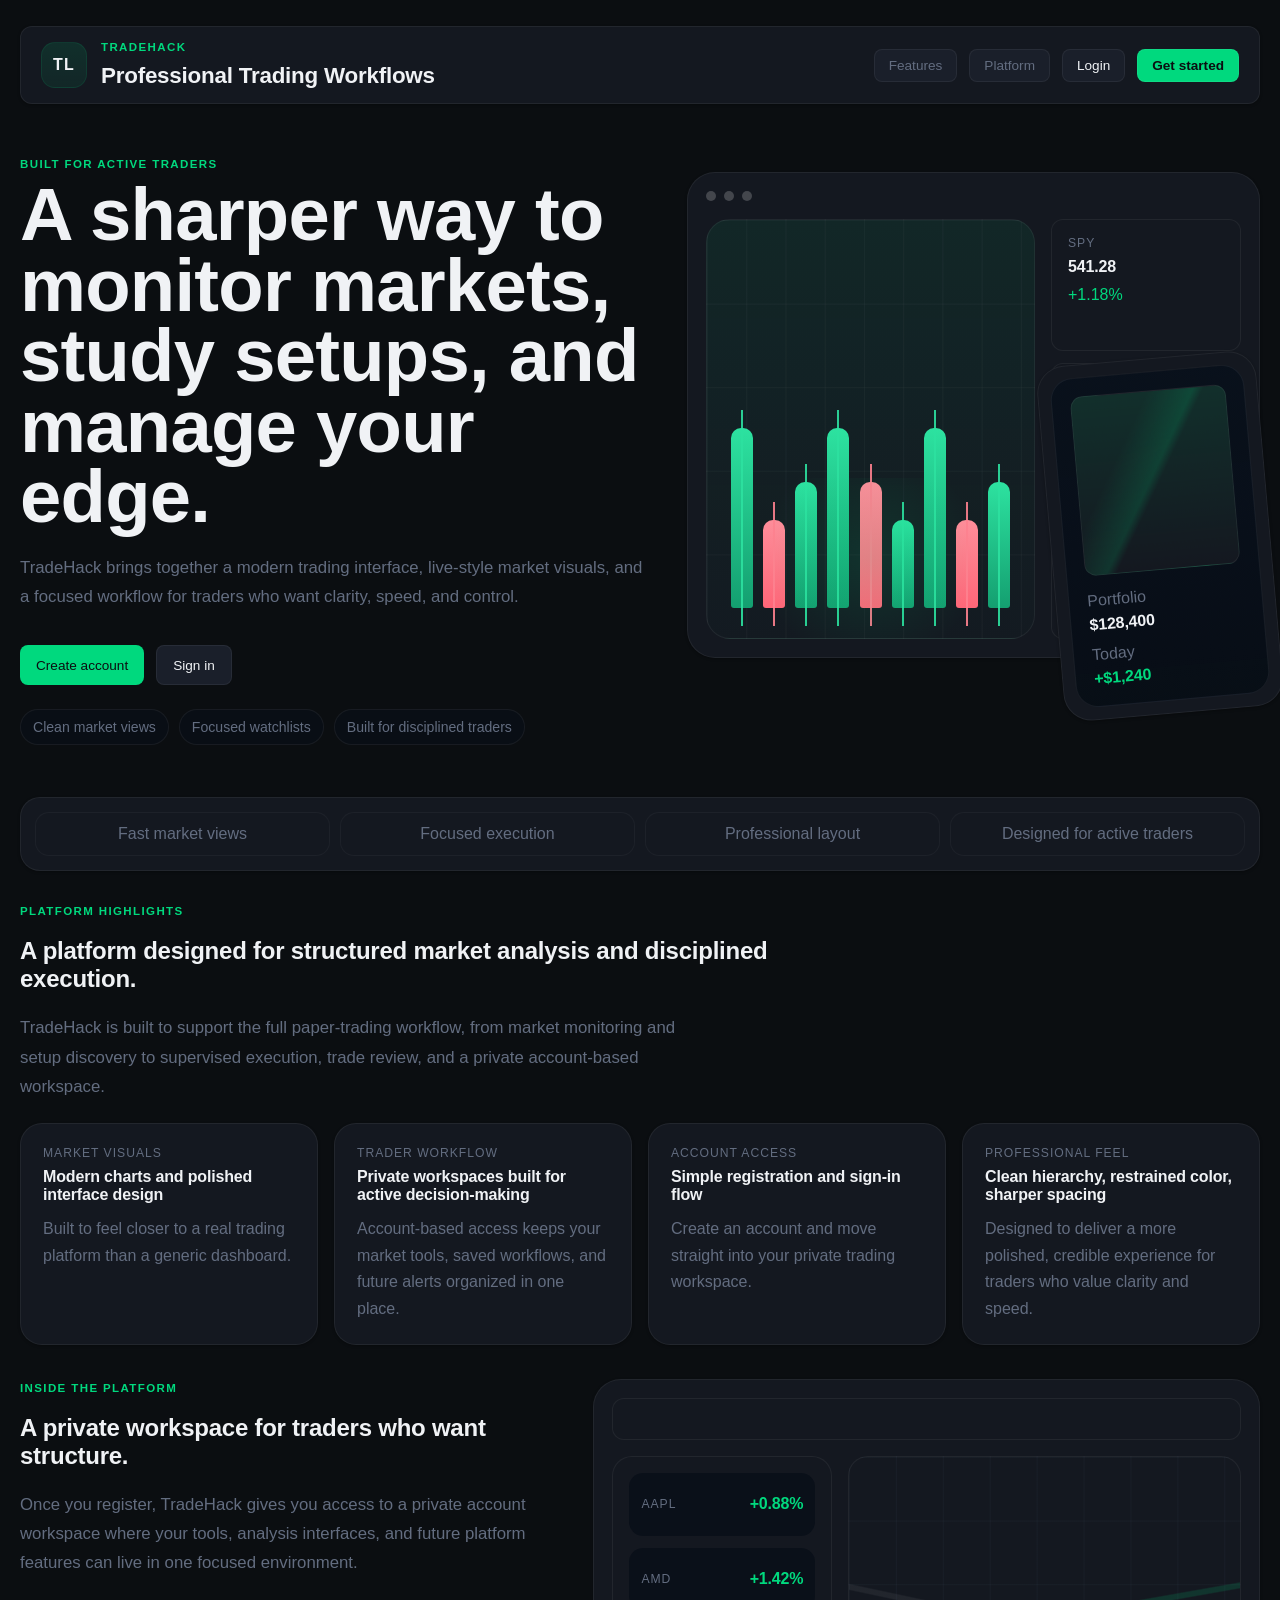
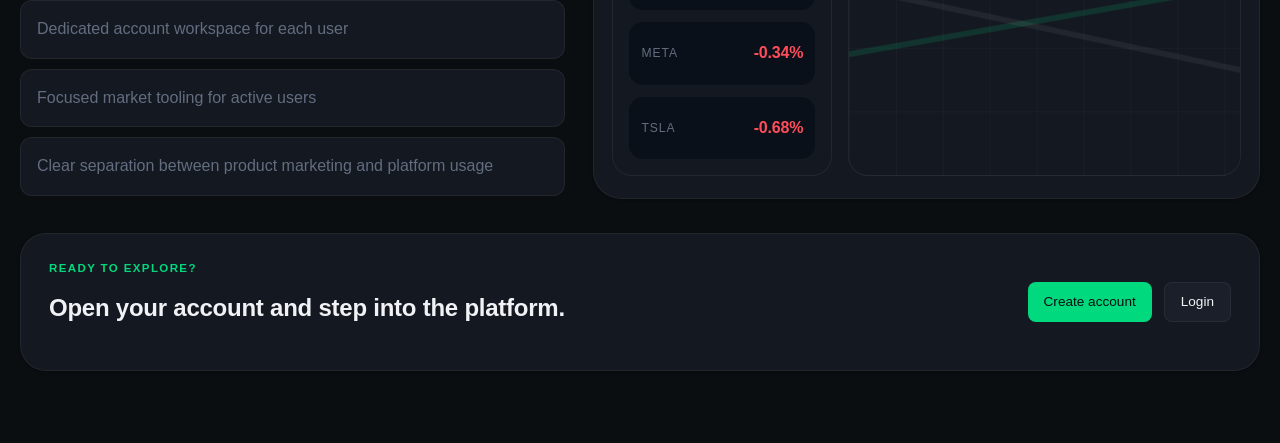
<file: Frontend/index.html>
<!DOCTYPE html>
<html lang="en">
  <head>
    <meta charset="UTF-8" />
    <meta name="viewport" content="width=device-width, initial-scale=1.0" />
    <title>TradeHack</title>
    <link rel="stylesheet" href="./styles.css?v=3" />
  </head>
  <body class="landing-body">
    <div class="background-grid"></div>
    <main class="landing-shell">
      <header class="landing-nav">
        <div class="brand-wrap">
          <div class="brand-mark">TL</div>
          <div>
            <p class="eyebrow">TradeHack</p>
            <h1 class="brand-title">Professional Trading Workflows</h1>
          </div>
        </div>
        <nav class="topbar-actions">
          <a class="nav-link muted-nav" href="#features">Features</a>
          <a class="nav-link muted-nav" href="#platform">Platform</a>
          <a class="nav-link" href="./login.html">Login</a>
          <a class="nav-link nav-link-primary" href="./register.html">Get started</a>
        </nav>
      </header>

      <section class="landing-hero">
        <div class="landing-copy">
          <p class="eyebrow">Built for active traders</p>
          <h2 class="landing-title">A sharper way to monitor markets, study setups, and manage your edge.</h2>
          <p class="landing-intro">
            TradeHack brings together a modern trading interface, live-style market visuals, and a
            focused workflow for traders who want clarity, speed, and control.
          </p>
          <div class="hero-actions">
            <a class="hero-button" href="./register.html">Create account</a>
            <a class="hero-button secondary-hero-button" href="./login.html">Sign in</a>
          </div>
          <div class="hero-badges">
            <span class="hero-badge">Clean market views</span>
            <span class="hero-badge">Focused watchlists</span>
            <span class="hero-badge">Built for disciplined traders</span>
          </div>
        </div>

        <div class="hero-visual">
          <div class="hero-terminal">
            <div class="terminal-top">
              <span class="terminal-dot"></span>
              <span class="terminal-dot"></span>
              <span class="terminal-dot"></span>
            </div>
            <div class="terminal-grid">
              <div class="terminal-chart">
                <div class="candles">
                  <span class="candle green tall"></span>
                  <span class="candle red short"></span>
                  <span class="candle green medium"></span>
                  <span class="candle green tall"></span>
                  <span class="candle red medium"></span>
                  <span class="candle green short"></span>
                  <span class="candle green tall"></span>
                  <span class="candle red short"></span>
                  <span class="candle green medium"></span>
                </div>
                <div class="chart-glow"></div>
              </div>
              <div class="terminal-side">
                <div class="mini-book">
                  <span>SPY</span>
                  <strong>541.28</strong>
                  <em class="positive">+1.18%</em>
                </div>
                <div class="mini-book">
                  <span>QQQ</span>
                  <strong>468.14</strong>
                  <em class="positive">+0.92%</em>
                </div>
                <div class="mini-book">
                  <span>NVDA</span>
                  <strong>124.52</strong>
                  <em class="positive">+2.47%</em>
                </div>
              </div>
            </div>
          </div>

          <div class="floating-phone">
            <div class="phone-screen">
              <div class="phone-chart"></div>
              <div class="phone-stats">
                <div>
                  <span>Portfolio</span>
                  <strong>$128,400</strong>
                </div>
                <div>
                  <span>Today</span>
                  <strong class="positive">+$1,240</strong>
                </div>
              </div>
            </div>
          </div>
        </div>
      </section>

      <section class="logo-strip">
        <span>Fast market views</span>
        <span>Focused execution</span>
        <span>Professional layout</span>
        <span>Designed for active traders</span>
      </section>

      <section class="feature-section" id="features">
        <div class="section-intro">
          <p class="eyebrow">Platform highlights</p>
          <h2>A platform designed for structured market analysis and disciplined execution.</h2>
          <p class="landing-intro">
            TradeHack is built to support the full paper-trading workflow, from market monitoring and
            setup discovery to supervised execution, trade review, and a private account-based workspace.
          </p>
        </div>

        <div class="feature-grid">
          <article class="feature-card">
            <span>Market visuals</span>
            <strong>Modern charts and polished interface design</strong>
            <p>Built to feel closer to a real trading platform than a generic dashboard.</p>
          </article>
          <article class="feature-card">
            <span>Trader workflow</span>
            <strong>Private workspaces built for active decision-making</strong>
            <p>Account-based access keeps your market tools, saved workflows, and future alerts organized in one place.</p>
          </article>
          <article class="feature-card">
            <span>Account access</span>
            <strong>Simple registration and sign-in flow</strong>
            <p>Create an account and move straight into your private trading workspace.</p>
          </article>
          <article class="feature-card">
            <span>Professional feel</span>
            <strong>Clean hierarchy, restrained color, sharper spacing</strong>
            <p>Designed to deliver a more polished, credible experience for traders who value clarity and speed.</p>
          </article>
        </div>
      </section>

      <section class="platform-section" id="platform">
        <div class="platform-copy">
          <p class="eyebrow">Inside the platform</p>
          <h2>A private workspace for traders who want structure.</h2>
          <p class="landing-intro">
            Once you register, TradeHack gives you access to a private account workspace where your
            tools, analysis interfaces, and future platform features can live in one focused environment.
          </p>
          <ul class="platform-list">
            <li>Dedicated account workspace for each user</li>
            <li>Focused market tooling for active users</li>
            <li>Clear separation between product marketing and platform usage</li>
          </ul>
        </div>

        <div class="platform-visual">
          <div class="platform-window">
            <div class="window-bar"></div>
            <div class="window-content">
              <div class="window-watchlist">
                <div class="watch-row"><span>AAPL</span><strong class="positive">+0.88%</strong></div>
                <div class="watch-row"><span>AMD</span><strong class="positive">+1.42%</strong></div>
                <div class="watch-row"><span>META</span><strong class="negative">-0.34%</strong></div>
                <div class="watch-row"><span>TSLA</span><strong class="negative">-0.68%</strong></div>
              </div>
              <div class="window-chart">
                <div class="window-line window-line-one"></div>
                <div class="window-line window-line-two"></div>
              </div>
            </div>
          </div>
        </div>
      </section>

      <section class="cta-section">
        <div>
          <p class="eyebrow">Ready to explore?</p>
          <h2>Open your account and step into the platform.</h2>
        </div>
        <div class="hero-actions">
          <a class="hero-button" href="./register.html">Create account</a>
          <a class="hero-button secondary-hero-button" href="./login.html">Login</a>
        </div>
      </section>
    </main>
  </body>
</html>
</file>
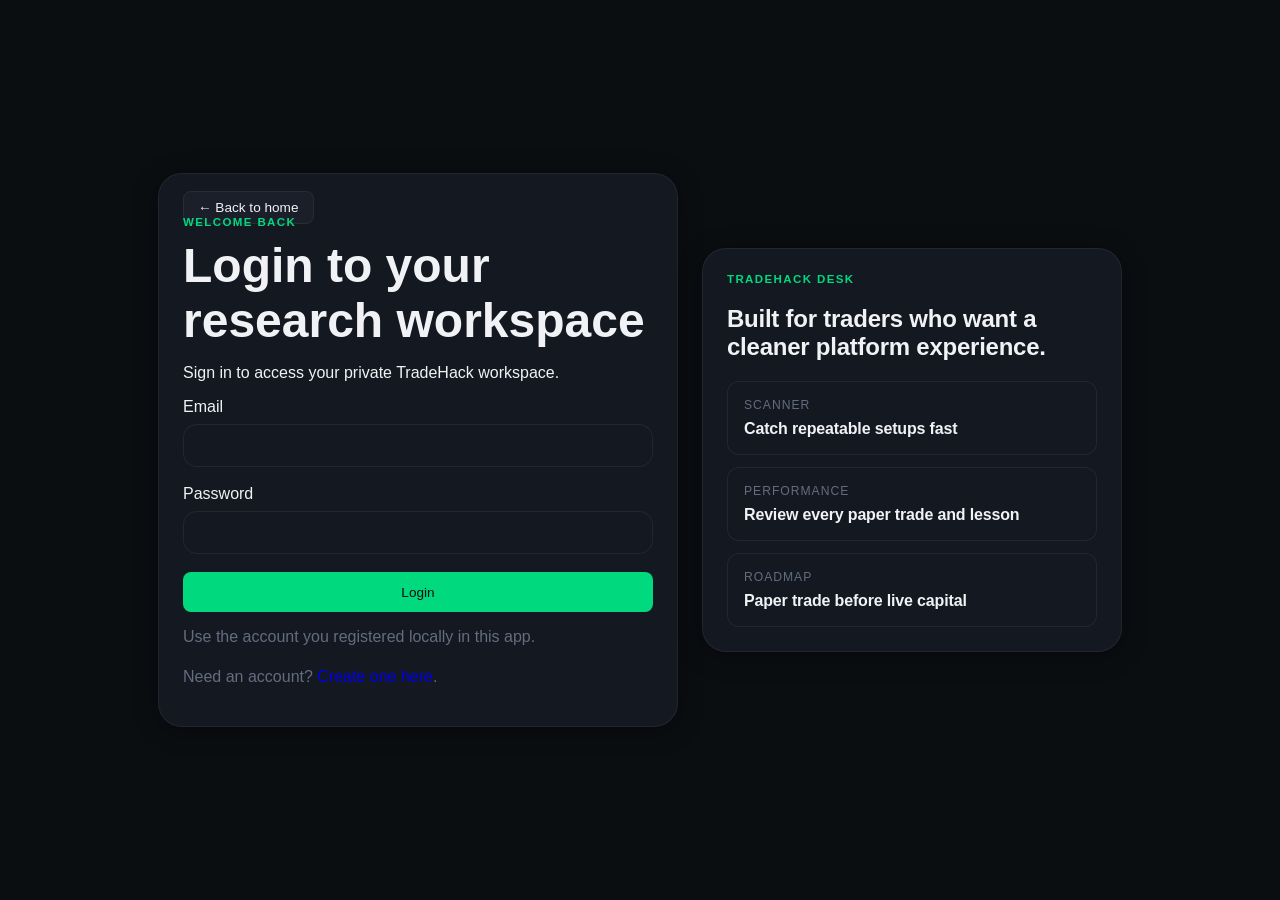
<file: Frontend/login.html>
<!DOCTYPE html>
<html lang="en">
  <head>
    <meta charset="UTF-8" />
    <meta name="viewport" content="width=device-width, initial-scale=1.0" />
    <title>TradeHack Login</title>
    <link rel="stylesheet" href="./styles.css?v=3" />
  </head>
  <body>
    <div class="background-grid"></div>
    <main class="auth-shell">
      <section class="auth-panel panel">
        <a class="back-link" href="./index.html">← Back to home</a>
        <p class="eyebrow">Welcome Back</p>
        <h1 class="auth-title">Login to your research workspace</h1>
        <p class="intro">
          Sign in to access your private TradeHack workspace.
        </p>

        <form id="login-form" class="auth-form">
          <label>
            <span>Email</span>
            <input id="email" type="email" autocomplete="email" required />
          </label>
          <label>
            <span>Password</span>
            <input id="password" type="password" autocomplete="current-password" required />
          </label>
          <button type="submit" id="login-submit">Login</button>
        </form>

        <p id="auth-status" class="auth-status muted-copy">Use the account you registered locally in this app.</p>
        <p class="muted-copy">Need an account? <a class="inline-link" href="./register.html">Create one here</a>.</p>
      </section>
      <section class="auth-side panel">
        <p class="eyebrow">TradeHack Desk</p>
        <h2>Built for traders who want a cleaner platform experience.</h2>
        <div class="auth-feature-list">
          <div class="auth-feature">
            <span>Scanner</span>
            <strong>Catch repeatable setups fast</strong>
          </div>
          <div class="auth-feature">
            <span>Performance</span>
            <strong>Review every paper trade and lesson</strong>
          </div>
          <div class="auth-feature">
            <span>Roadmap</span>
            <strong>Paper trade before live capital</strong>
          </div>
        </div>
      </section>
    </main>
    <script src="./auth.js" type="module"></script>
  </body>
</html>
</file>
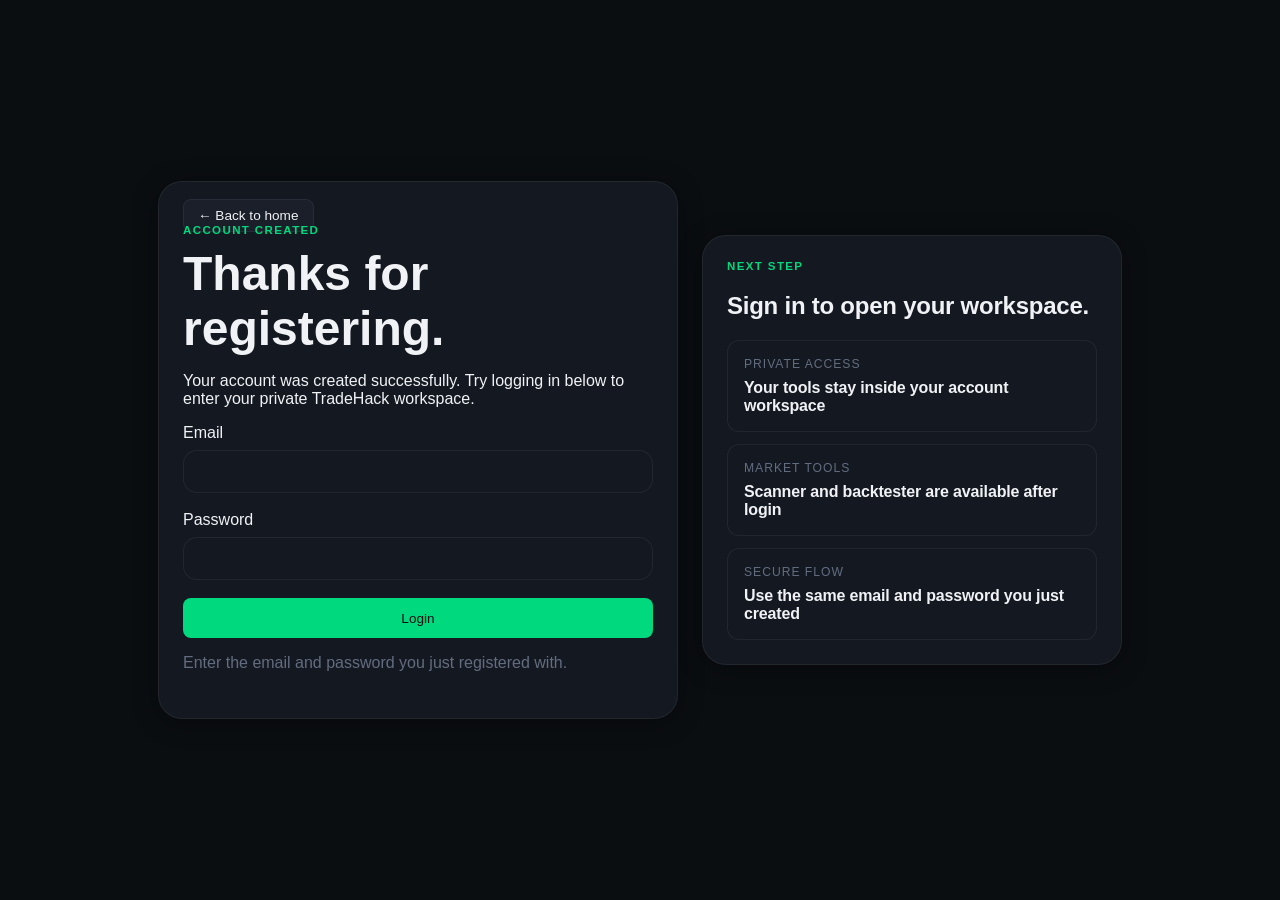
<file: Frontend/register-success.html>
<!DOCTYPE html>
<html lang="en">
  <head>
    <meta charset="UTF-8" />
    <meta name="viewport" content="width=device-width, initial-scale=1.0" />
    <title>TradeHack Registration Complete</title>
    <link rel="stylesheet" href="./styles.css?v=3" />
  </head>
  <body>
    <div class="background-grid"></div>
    <main class="auth-shell">
      <section class="auth-panel panel">
        <a class="back-link" href="./index.html">← Back to home</a>
        <p class="eyebrow">Account Created</p>
        <h1 class="auth-title">Thanks for registering.</h1>
        <p class="intro">
          Your account was created successfully. Try logging in below to enter your private TradeHack workspace.
        </p>

        <form id="login-form" class="auth-form">
          <label>
            <span>Email</span>
            <input id="email" type="email" autocomplete="email" required />
          </label>
          <label>
            <span>Password</span>
            <input id="password" type="password" autocomplete="current-password" required />
          </label>
          <button type="submit" id="login-submit">Login</button>
        </form>

        <p id="auth-status" class="auth-status muted-copy">Enter the email and password you just registered with.</p>
      </section>
      <section class="auth-side panel">
        <p class="eyebrow">Next step</p>
        <h2>Sign in to open your workspace.</h2>
        <div class="auth-feature-list">
          <div class="auth-feature">
            <span>Private access</span>
            <strong>Your tools stay inside your account workspace</strong>
          </div>
          <div class="auth-feature">
            <span>Market tools</span>
            <strong>Scanner and backtester are available after login</strong>
          </div>
          <div class="auth-feature">
            <span>Secure flow</span>
            <strong>Use the same email and password you just created</strong>
          </div>
        </div>
      </section>
    </main>
    <script src="./auth.js" type="module"></script>
  </body>
</html>
</file>
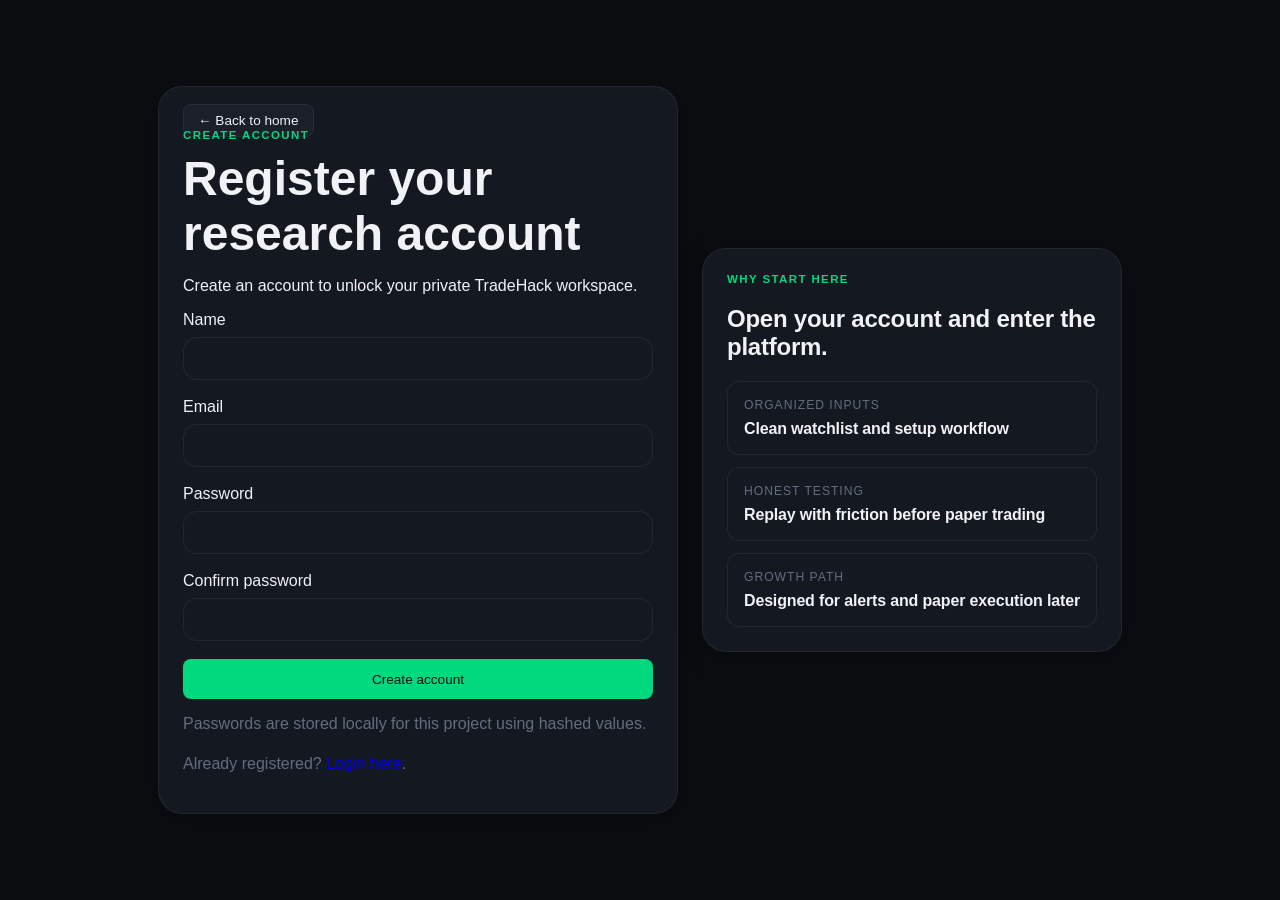
<file: Frontend/register.html>
<!DOCTYPE html>
<html lang="en">
  <head>
    <meta charset="UTF-8" />
    <meta name="viewport" content="width=device-width, initial-scale=1.0" />
    <title>TradeHack Register</title>
    <link rel="stylesheet" href="./styles.css?v=3" />
  </head>
  <body>
    <div class="background-grid"></div>
    <main class="auth-shell">
      <section class="auth-panel panel">
        <a class="back-link" href="./index.html">← Back to home</a>
        <p class="eyebrow">Create Account</p>
        <h1 class="auth-title">Register your research account</h1>
        <p class="intro">
          Create an account to unlock your private TradeHack workspace.
        </p>

        <form id="register-form" class="auth-form">
          <label>
            <span>Name</span>
            <input id="name" type="text" autocomplete="name" required />
          </label>
          <label>
            <span>Email</span>
            <input id="email" type="email" autocomplete="email" required />
          </label>
          <label>
            <span>Password</span>
            <input id="password" type="password" autocomplete="new-password" required />
          </label>
          <label>
            <span>Confirm password</span>
            <input id="confirm_password" type="password" autocomplete="new-password" required />
          </label>
          <button type="submit" id="register-submit">Create account</button>
        </form>

        <p id="auth-status" class="auth-status muted-copy">Passwords are stored locally for this project using hashed values.</p>
        <p class="muted-copy">Already registered? <a class="inline-link" href="./login.html">Login here</a>.</p>
      </section>
      <section class="auth-side panel">
        <p class="eyebrow">Why start here</p>
        <h2>Open your account and enter the platform.</h2>
        <div class="auth-feature-list">
          <div class="auth-feature">
            <span>Organized inputs</span>
            <strong>Clean watchlist and setup workflow</strong>
          </div>
          <div class="auth-feature">
            <span>Honest testing</span>
            <strong>Replay with friction before paper trading</strong>
          </div>
          <div class="auth-feature">
            <span>Growth path</span>
            <strong>Designed for alerts and paper execution later</strong>
          </div>
        </div>
      </section>
    </main>
    <script src="./auth.js" type="module"></script>
  </body>
</html>
</file>
<file: Frontend/styles.css>
:root {
  --bg: #0b0e11;
  --bg-deep: #060809;
  --surface: #141820;
  --surface-raised: #1a1f2a;
  --panel: #141820;
  --panel-border: rgba(255, 255, 255, 0.06);
  --border-subtle: rgba(255, 255, 255, 0.04);
  --text: #f0f2f5;
  --text-secondary: #8a93a6;
  --muted: #636d80;
  --accent: #00d97e;
  --accent-dark: #00b368;
  --accent-soft: rgba(0, 217, 126, 0.08);
  --secondary: #6f8fb0;
  --danger: #ff4d5a;
  --danger-soft: rgba(255, 77, 90, 0.08);
  --shadow-sm: 0 1px 3px rgba(0, 0, 0, 0.3);
  --shadow: 0 4px 24px rgba(0, 0, 0, 0.4);
  --shadow-lg: 0 12px 48px rgba(0, 0, 0, 0.5);
  --radius: 12px;
  --radius-sm: 8px;
  --radius-lg: 16px;
}

* {
  box-sizing: border-box;
}

html {
  scroll-behavior: smooth;
}

body {
  margin: 0;
  min-height: 100vh;
  font-family: -apple-system, BlinkMacSystemFont, "Inter", "Segoe UI", Roboto, sans-serif;
  color: var(--text);
  background: var(--bg);
  -webkit-font-smoothing: antialiased;
  -moz-osx-font-smoothing: grayscale;
}

body::before {
  display: none;
}

.background-grid {
  display: none;
}

.landing-shell {
  width: min(1240px, calc(100% - 32px));
  margin: 0 auto;
  padding: 26px 0 72px;
  position: relative;
  z-index: 1;
}

/* v7.16.2 (2026-05-08): app-shell goes full-width with 16px gutters
   per operator request to remove the centered black side margins. The
   landing page (.landing-shell) keeps its 1240px cap because that's a
   typography concern, not a dashboard one. */
.app-shell {
  width: calc(100% - 32px);
  max-width: none;
  margin: 0 auto;
  padding: 26px 0 72px;
  position: relative;
  z-index: 1;
}

.landing-nav,
.workspace-topbar,
.panel,
.hero-terminal,
.floating-phone,
.feature-card,
.platform-window,
.cta-section,
.logo-strip {
  background: var(--surface);
  border: 1px solid var(--panel-border);
  box-shadow: var(--shadow-sm);
}

.landing-nav,
.workspace-topbar {
  display: flex;
  justify-content: space-between;
  align-items: center;
  gap: 16px;
  padding: 14px 20px;
  border-radius: var(--radius);
}

.brand-wrap {
  display: flex;
  align-items: center;
  gap: 14px;
}

.brand-mark {
  width: 46px;
  height: 46px;
  display: grid;
  place-items: center;
  border-radius: 14px;
  font-weight: 700;
  letter-spacing: 0.08em;
  background: linear-gradient(180deg, rgba(0, 217, 126, 0.12), var(--accent-soft));
  border: 1px solid rgba(0, 217, 126, 0.10);
}

.eyebrow {
  margin: 0 0 10px;
  text-transform: uppercase;
  letter-spacing: 0.12em;
  font-size: 0.72rem;
  font-weight: 600;
  color: var(--accent);
}

.brand-title,
.landing-title,
h2,
strong {
  font-family: -apple-system, BlinkMacSystemFont, "Inter", "Segoe UI", Roboto, sans-serif;
  letter-spacing: -0.01em;
}

.brand-title {
  margin: 0;
  font-size: 1.4rem;
}

.topbar-actions,
.hero-actions,
.workspace-user {
  display: flex;
  align-items: center;
  gap: 12px;
  flex-wrap: wrap;
}

.nav-link,
.hero-button,
.ghost-button,
.back-link,
.inline-link {
  text-decoration: none;
}

.nav-link,
.ghost-button,
.back-link {
  padding: 8px 14px;
  border-radius: var(--radius-sm);
  border: 1px solid var(--panel-border);
  background: var(--surface-raised);
  color: var(--text);
  font-size: 0.85rem;
}

.muted-nav {
  color: var(--muted);
}

.nav-link-primary,
.hero-button,
button {
  background: var(--accent);
  color: #0b0e11;
  font-weight: 600;
  box-shadow: none;
}

.hero-button,
button {
  display: inline-flex;
  align-items: center;
  justify-content: center;
  min-height: 40px;
  padding: 0 16px;
  border: 0;
  border-radius: var(--radius-sm);
  cursor: pointer;
  font: inherit;
  font-size: 0.85rem;
  transition: opacity 0.15s ease;
}
.hero-button:hover,
button:hover {
  opacity: 0.85;
}

.secondary-hero-button,
.secondary-button {
  background: var(--surface-raised);
  color: var(--text);
  border: 1px solid var(--panel-border);
  box-shadow: none;
}

.ghost-button {
  width: auto;
  box-shadow: none;
  cursor: pointer;
}

.landing-hero {
  display: grid;
  grid-template-columns: minmax(0, 1.05fr) minmax(420px, 0.95fr);
  gap: 34px;
  align-items: center;
  padding: 54px 0 34px;
}

.landing-title {
  margin: 0;
  font-size: clamp(2.6rem, 5.8vw, 5rem);
  line-height: 0.95;
  max-width: 760px;
}

.landing-intro,
.muted-copy,
small,
#status-text,
#backtest-status-text {
  color: var(--muted);
}

.landing-intro {
  max-width: 700px;
  margin: 20px 0 0;
  font-size: 1.05rem;
  line-height: 1.75;
}

.landing-copy .hero-actions {
  margin-top: 34px;
}

.hero-badges {
  display: flex;
  gap: 10px;
  flex-wrap: wrap;
  margin-top: 24px;
}

.hero-badge {
  padding: 9px 12px;
  border-radius: 999px;
  background: rgba(9, 15, 24, 0.7);
  border: 1px solid var(--panel-border);
  color: var(--muted);
  font-size: 0.88rem;
}

.hero-visual {
  position: relative;
  min-height: 560px;
}

.hero-terminal {
  border-radius: 28px;
  padding: 18px;
  height: 100%;
}

.terminal-top {
  display: flex;
  gap: 8px;
}

.terminal-dot {
  width: 10px;
  height: 10px;
  border-radius: 50%;
  background: rgba(255, 255, 255, 0.2);
}

.terminal-grid {
  display: grid;
  grid-template-columns: minmax(0, 1fr) 190px;
  gap: 16px;
  margin-top: 18px;
}

.terminal-chart,
.platform-window,
.phone-screen,
.spotlight-card {
  position: relative;
  overflow: hidden;
}

.terminal-chart {
  min-height: 420px;
  border-radius: 24px;
  background:
    linear-gradient(rgba(255, 255, 255, 0.03) 1px, transparent 1px),
    linear-gradient(90deg, rgba(255, 255, 255, 0.03) 1px, transparent 1px),
    linear-gradient(180deg, var(--accent-soft), rgba(15, 159, 106, 0.02));
  background-size: 100% 20%, 12% 100%, 100% 100%;
  border: 1px solid var(--panel-border);
}

.candles {
  position: absolute;
  inset: 30px 24px 30px 24px;
  display: flex;
  align-items: flex-end;
  justify-content: space-between;
}

.candle {
  width: 22px;
  border-radius: 10px 10px 3px 3px;
  position: relative;
}

.candle::before {
  content: "";
  position: absolute;
  left: 50%;
  transform: translateX(-50%);
  width: 2px;
  background: currentColor;
  top: -18px;
  bottom: -18px;
  opacity: 0.9;
}

.candle.green {
  background: linear-gradient(180deg, #2de2a0, #149f70);
  color: #2de2a0;
}

.candle.red {
  background: linear-gradient(180deg, #ff8d9a, #ff6678);
  color: #ff8190;
}

.candle.tall {
  height: 180px;
}

.candle.medium {
  height: 126px;
}

.candle.short {
  height: 88px;
}

.chart-glow {
  position: absolute;
  inset: auto 0 0 0;
  height: 160px;
  background: radial-gradient(circle at center, rgba(0, 217, 126, 0.12), transparent 60%);
}

.terminal-side {
  display: grid;
  gap: 12px;
}

.mini-book,
.feature-card,
.logo-strip span,
.platform-list li,
.workspace-hero,
.results-empty,
.metric,
.signal-card,
.trade-table-wrap {
  background: var(--surface);
}

.mini-book {
  padding: 16px;
  border-radius: var(--radius);
  border: 1px solid var(--panel-border);
}

.mini-book span,
.feature-card span,
.watch-row span {
  display: block;
  color: var(--muted);
  font-size: 0.76rem;
  text-transform: uppercase;
  letter-spacing: 0.08em;
}

.mini-book strong,
.feature-card strong {
  display: block;
  margin-top: 8px;
}

.mini-book em {
  display: block;
  margin-top: 10px;
  font-style: normal;
}

.positive {
  color: var(--accent);
}

.negative {
  color: var(--danger);
}

.floating-phone {
  position: absolute;
  right: -10px;
  bottom: 18px;
  width: 220px;
  padding: 12px;
  border-radius: 28px;
  transform: rotate(-5deg);
}

.phone-screen {
  min-height: 320px;
  border-radius: 22px;
  padding: 18px;
  background: linear-gradient(180deg, rgba(9, 17, 28, 0.98), rgba(8, 14, 22, 0.96));
  border: 1px solid var(--panel-border);
}

.phone-chart {
  height: 180px;
  border-radius: var(--radius);
  background:
    linear-gradient(180deg, rgba(0, 217, 126, 0.12), transparent),
    linear-gradient(120deg, transparent 30%, rgba(0, 217, 126, 0.15) 48%, transparent 52%),
    var(--surface);
  border: 1px solid var(--panel-border);
}

.phone-stats {
  display: grid;
  gap: 12px;
  margin-top: 16px;
}

.phone-stats span,
.platform-copy li {
  color: var(--muted);
}

.phone-stats strong {
  display: block;
  margin-top: 6px;
}

.logo-strip {
  margin-top: 18px;
  padding: 14px;
  border-radius: 20px;
  display: grid;
  grid-template-columns: repeat(4, minmax(0, 1fr));
  gap: 10px;
}

.logo-strip span {
  padding: 12px 14px;
  border-radius: 14px;
  border: 1px solid rgba(255, 255, 255, 0.04);
  color: var(--muted);
  text-align: center;
}

.feature-section,
.platform-section,
.cta-section {
  margin-top: 34px;
}

.section-intro {
  max-width: 760px;
}

.feature-grid {
  display: grid;
  grid-template-columns: repeat(4, minmax(0, 1fr));
  gap: 16px;
  margin-top: 22px;
}

.feature-card {
  padding: 22px;
  border-radius: 22px;
  border: 1px solid var(--panel-border);
}

.feature-card p {
  margin: 12px 0 0;
  color: var(--muted);
  line-height: 1.65;
}

.platform-section {
  display: grid;
  grid-template-columns: minmax(0, 0.9fr) minmax(420px, 1.1fr);
  gap: 28px;
  align-items: center;
}

.platform-list {
  list-style: none;
  padding: 0;
  margin: 22px 0 0;
  display: grid;
  gap: 10px;
}

.platform-list li {
  padding: 14px 16px;
  border-radius: var(--radius);
  border: 1px solid var(--panel-border);
}

.platform-window {
  min-height: 420px;
  border-radius: 28px;
  padding: 18px;
}

.window-bar {
  height: 42px;
  border-radius: var(--radius);
  background: var(--surface);
  border: 1px solid var(--panel-border);
}

.window-content {
  display: grid;
  grid-template-columns: 220px 1fr;
  gap: 16px;
  margin-top: 16px;
}

.window-watchlist,
.window-chart {
  border-radius: 20px;
  border: 1px solid var(--panel-border);
  background: var(--surface);
}

.window-watchlist {
  padding: 16px;
  display: grid;
  gap: 12px;
}

.watch-row {
  display: flex;
  justify-content: space-between;
  align-items: center;
  padding: 12px;
  border-radius: 14px;
  background: rgba(9, 15, 24, 0.84);
}

.window-chart {
  position: relative;
  min-height: 320px;
  overflow: hidden;
  background:
    linear-gradient(rgba(111, 143, 176, 0.05) 1px, transparent 1px),
    linear-gradient(90deg, rgba(111, 143, 176, 0.05) 1px, transparent 1px),
    var(--surface);
  background-size: 100% 20%, 12% 100%, 100% 100%;
}

.window-line {
  position: absolute;
  inset: auto 0 0 0;
  height: 100%;
}

.window-line::before {
  content: "";
  position: absolute;
  left: -5%;
  right: -5%;
  top: 28%;
  bottom: 26%;
  border-radius: 999px;
}

.window-line-one::before {
  background: linear-gradient(180deg, transparent 48%, rgba(0, 217, 126, 0.15) 49%, rgba(0, 217, 126, 0.15) 52%, transparent 53%);
  transform: skewY(-10deg);
}

.window-line-two::before {
  background: linear-gradient(180deg, transparent 54%, rgba(255, 255, 255, 0.06) 55%, rgba(255, 255, 255, 0.06) 58%, transparent 59%);
  transform: skewY(12deg);
}

.cta-section {
  padding: 28px;
  border-radius: 26px;
  display: flex;
  justify-content: space-between;
  align-items: center;
  gap: 20px;
}

.auth-shell {
  min-height: 100vh;
  width: min(1120px, calc(100% - 32px));
  margin: 0 auto;
  display: grid;
  grid-template-columns: minmax(320px, 520px) minmax(280px, 420px);
  justify-content: center;
  align-items: center;
  gap: 24px;
  padding: 24px 0;
  position: relative;
  z-index: 1;
}

.panel,
.auth-panel,
.auth-side,
.workspace-hero {
  padding: 24px;
  border-radius: 24px;
  border: 1px solid var(--panel-border);
}

.auth-panel,
.auth-side {
  background: var(--panel);
  box-shadow: var(--shadow);
}

.auth-title {
  margin: 0;
  font-size: clamp(2rem, 4vw, 3rem);
}

.auth-form,
.scanner-form {
  display: flex;
  flex-direction: column;
  gap: 18px;
}

.file-picker,
.grid label,
.auth-form label {
  display: flex;
  flex-direction: column;
  gap: 8px;
}

.grid {
  display: grid;
  grid-template-columns: repeat(4, minmax(0, 1fr));
  gap: 16px;
}

input[type="number"],
input[type="file"],
input[type="email"],
input[type="password"],
input[type="text"] {
  width: 100%;
  padding: 13px 14px;
  border-radius: 14px;
  border: 1px solid var(--panel-border);
  background: var(--surface);
  color: var(--text);
  outline: none;
}

input:focus {
  border-color: var(--accent);
  box-shadow: 0 0 0 4px var(--accent-soft);
}

.section-heading,
.results-header {
  display: flex;
  justify-content: space-between;
  align-items: flex-start;
  gap: 16px;
}

.app-grid {
  display: grid;
  grid-template-columns: 1fr 1fr;
  gap: 24px;
  margin-top: 24px;
}

.results-empty {
  margin-top: 16px;
  padding: 28px;
  border-radius: var(--radius);
  border: 1px dashed var(--panel-border);
}

.summary-grid {
  display: grid;
  grid-template-columns: repeat(5, minmax(0, 1fr));
  gap: 12px;
  margin-top: 18px;
}

.signal-list {
  display: grid;
  gap: 16px;
  margin-top: 18px;
}

.signal-card {
  padding: 18px;
  border-radius: var(--radius);
  border: 1px solid var(--panel-border);
}

.signal-topline {
  display: flex;
  justify-content: space-between;
  gap: 12px;
  align-items: center;
}

.pill {
  display: inline-flex;
  align-items: center;
  gap: 8px;
  padding: 6px 10px;
  border-radius: 999px;
  font-size: 0.82rem;
  text-transform: uppercase;
  letter-spacing: 0.06em;
}

.pill.long {
  background: rgba(0, 217, 126, 0.10);
  color: var(--accent);
}

.pill.short {
  background: rgba(255, 77, 90, 0.14);
  color: var(--danger);
}

.metric-row {
  display: grid;
  grid-template-columns: repeat(4, minmax(0, 1fr));
  gap: 12px;
  margin-top: 16px;
}

.metric {
  padding: 12px;
  border-radius: 14px;
  border: 1px solid rgba(255, 255, 255, 0.04);
}

.metric span {
  display: block;
  font-size: 0.78rem;
  color: var(--muted);
  text-transform: uppercase;
  letter-spacing: 0.06em;
}

.metric strong {
  display: block;
  margin-top: 6px;
}

.trade-table-wrap {
  margin-top: 20px;
  overflow-x: auto;
  border-radius: var(--radius);
  border: 1px solid var(--panel-border);
}

table {
  width: 100%;
  border-collapse: collapse;
}

th,
td {
  padding: 12px 14px;
  text-align: left;
  border-bottom: 1px solid rgba(255, 255, 255, 0.04);
  white-space: nowrap;
}

th {
  font-size: 0.8rem;
  text-transform: uppercase;
  letter-spacing: 0.05em;
  color: var(--muted);
}

.skip-list {
  margin-top: 18px;
  padding: 16px;
  border-radius: var(--radius);
  background: rgba(255, 77, 90, 0.08);
}

.auth-status {
  min-height: 24px;
}

.auth-status.success {
  color: var(--accent);
}

.auth-status.error {
  color: var(--danger);
}

.auth-feature-list {
  display: grid;
  gap: 12px;
  margin-top: 20px;
}

.auth-feature {
  padding: 16px;
  border-radius: var(--radius);
  border: 1px solid var(--panel-border);
  background: var(--surface);
}

.auth-feature span {
  display: block;
  color: var(--muted);
  text-transform: uppercase;
  font-size: 0.76rem;
  letter-spacing: 0.08em;
}

.auth-feature strong {
  display: block;
  margin-top: 8px;
}

ol,
ul {
  margin-bottom: 0;
  padding-left: 18px;
  line-height: 1.8;
}

/* ── Market Pulse strip ──────────────────────────────────────────────────── */
.pulse-panel {
  padding: 20px 24px;
}

.pulse-header {
  margin-bottom: 16px;
}

.pulse-title-row {
  display: flex;
  justify-content: space-between;
  align-items: center;
  gap: 16px;
  flex-wrap: wrap;
}

.pulse-header-right {
  display: flex;
  align-items: center;
  gap: 12px;
  flex-wrap: wrap;
}

.market-badge {
  display: inline-flex;
  align-items: center;
  gap: 6px;
  padding: 6px 14px;
  border-radius: 999px;
  font-size: 0.82rem;
  font-weight: 600;
  letter-spacing: 0.04em;
  border: 1px solid transparent;
}

.market-badge.open {
  background: var(--accent-soft);
  border-color: rgba(0, 217, 126, 0.20);
  color: var(--accent);
}

.market-badge.extended {
  background: rgba(226, 185, 61, 0.14);
  border-color: rgba(226, 185, 61, 0.3);
  color: #e2b93d;
}

.market-badge.closed {
  background: var(--panel-border);
  border-color: rgba(255, 255, 255, 0.06);
  color: var(--muted);
}

.pulse-updated {
  font-size: 0.8rem;
}

.pulse-refresh-btn {
  min-height: 36px;
  padding: 0 14px;
  font-size: 0.84rem;
}

.pulse-strip-wrap {
  overflow-x: auto;
  padding-bottom: 6px;
  /* Hide scrollbar on WebKit but keep it functional */
  scrollbar-width: thin;
  scrollbar-color: rgba(255, 255, 255, 0.06) transparent;
}

.pulse-strip {
  display: flex;
  gap: 10px;
  min-width: max-content;
}

.pulse-loading,
.pulse-unconfigured {
  padding: 20px 0;
  color: var(--muted);
}

.pulse-unconfigured strong {
  display: block;
  margin-bottom: 4px;
}

.pulse-card {
  width: 164px;
  flex-shrink: 0;
  padding: 16px;
  border-radius: var(--radius);
  background: var(--surface);
  border: 1px solid var(--panel-border);
  transition: border-color 0.15s, box-shadow 0.15s;
}

.pulse-card:hover {
  border-color: rgba(255, 255, 255, 0.1);
  box-shadow: var(--shadow-sm);
}

.pulse-card-symbol {
  font-size: 0.78rem;
  font-weight: 600;
  letter-spacing: 0.04em;
  color: var(--text-secondary);
  text-transform: uppercase;
}

.pulse-card-price {
  font-size: 1.2rem;
  font-weight: 700;
  margin-top: 6px;
  font-family: "SF Mono", "Fira Code", monospace;
  letter-spacing: -0.02em;
}

.pulse-card-change {
  font-size: 0.82rem;
  font-weight: 600;
  margin-top: 3px;
  font-family: "SF Mono", "Fira Code", monospace;
}

.pulse-card-vol {
  font-size: 0.72rem;
  margin-top: 4px;
  color: var(--muted);
}

.pulse-sparkline {
  display: block;
  width: 100%;
  height: 44px;
  margin-top: 10px;
  border-radius: 4px;
}

.pulse-card-nodata {
  opacity: 0.35;
  border-style: dashed;
}
.pulse-card-nodata .pulse-card-price {
  font-size: 1.3rem;
  letter-spacing: 2px;
}

/* ── Workspace nav tabs ───────────────────────────────────────────────────── */
.workspace-nav {
  display: flex;
  align-items: center;
  gap: 8px;
}

.nav-link-active {
  border-color: rgba(0, 217, 126, 0.25);
  color: var(--accent);
  background: var(--accent-soft);
}

/* ── Model status banner ─────────────────────────────────────────────────── */
.model-status-banner {
  padding: 18px 24px;
}

.model-banner-loading {
  color: var(--muted);
}

.model-banner-empty strong {
  display: block;
  margin-bottom: 4px;
}

.model-banner-active .model-banner-meta {
  display: flex;
  justify-content: space-between;
  align-items: center;
  gap: 20px;
  flex-wrap: wrap;
}

.model-banner-stats {
  display: flex;
  gap: 12px;
  flex-wrap: wrap;
}

/* ── Pipeline result blocks ──────────────────────────────────────────────── */
.pipeline-result-grid {
  display: flex;
  gap: 24px;
  margin-top: 18px;
  flex-wrap: wrap;
}

.pipeline-result-block {
  flex: 1;
  min-width: 200px;
  padding: 16px;
  border-radius: var(--radius);
  background: var(--surface);
  border: 1px solid var(--panel-border);
}

.pipeline-result-block ul {
  margin: 8px 0 0;
  padding-left: 16px;
  color: var(--muted);
  font-size: 0.88rem;
}

/* ── Training metrics ────────────────────────────────────────────────────── */
.train-metrics-grid {
  display: grid;
  grid-template-columns: repeat(6, minmax(0, 1fr));
  gap: 12px;
  margin-top: 20px;
}

/* ── Walk-forward bars ───────────────────────────────────────────────────── */
.wf-folds {
  display: grid;
  gap: 10px;
  margin-top: 12px;
}

.wf-fold {
  display: grid;
  grid-template-columns: 52px 1fr 42px;
  align-items: center;
  gap: 10px;
}

.wf-fold-label {
  font-size: 0.8rem;
  color: var(--muted);
}

.wf-fold-track {
  height: 8px;
  border-radius: 99px;
  background: var(--panel-border);
  overflow: hidden;
}

.wf-fold-fill {
  height: 100%;
  border-radius: 99px;
  background: linear-gradient(90deg, var(--accent), var(--accent-dark));
  transition: width 0.4s ease;
}

.wf-fold-pct {
  font-size: 0.82rem;
  color: var(--muted);
  text-align: right;
}

/* ── Score cards ─────────────────────────────────────────────────────────── */
.score-list {
  display: grid;
  gap: 12px;
  margin-top: 20px;
}

.score-card {
  padding: 16px 18px;
  border-radius: var(--radius);
  background: var(--surface);
  border: 1px solid var(--panel-border);
}

.score-card-top {
  display: flex;
  justify-content: space-between;
  align-items: center;
  gap: 12px;
}

.score-card-symbol {
  display: flex;
  align-items: center;
  gap: 10px;
}

.score-card-symbol h3 {
  margin: 0;
  font-size: 1.1rem;
}

.score-card-right {
  text-align: right;
}

.score-confidence {
  font-size: 1.4rem;
  display: block;
}

.score-meta {
  margin: 2px 0 0;
  font-size: 0.82rem;
}

.confidence-track {
  height: 6px;
  border-radius: 99px;
  background: var(--panel-border);
  overflow: hidden;
  margin-top: 12px;
}

.confidence-fill {
  height: 100%;
  border-radius: 99px;
  transition: width 0.4s ease;
}

.confidence-fill.long {
  background: linear-gradient(90deg, var(--accent), var(--accent-dark));
}

.confidence-fill.short {
  background: linear-gradient(90deg, var(--danger), #e05060);
}

.score-timestamp {
  margin: 6px 0 0;
  font-size: 0.76rem;
}

/* ── Responsive overrides for new grids ─────────────────────────────────── */
.grid-4 {
  grid-template-columns: repeat(4, minmax(0, 1fr));
}

select {
  width: 100%;
  padding: 10px 12px;
  border-radius: var(--radius-sm);
  border: 1px solid var(--panel-border);
  background: var(--surface);
  color: var(--text);
  outline: none;
  appearance: none;
  font-size: 0.85rem;
}

select:focus {
  border-color: var(--accent);
  box-shadow: 0 0 0 3px rgba(0, 217, 126, 0.1);
}

@media (max-width: 1080px) {
  .landing-hero,
  .platform-section,
  .auth-shell,
  .app-grid,
  .logo-strip,
  .feature-grid,
  .train-metrics-grid,
  .grid-4 {
    grid-template-columns: 1fr;
  }

  .workspace-nav {
    order: 3;
    width: 100%;
  }

  .model-banner-stats {
    justify-content: flex-start;
  }

  .hero-visual {
    min-height: 520px;
  }

  .floating-phone {
    position: relative;
    right: auto;
    bottom: auto;
    margin: 18px auto 0;
    transform: none;
  }
}

@media (max-width: 760px) {
  .landing-shell,
  .app-shell,
  .auth-shell {
    width: min(100% - 20px, 1240px);
  }

  .landing-nav,
  .workspace-topbar,
  .cta-section,
  .results-header,
  .signal-topline {
    flex-direction: column;
    align-items: flex-start;
  }

  .terminal-grid,
  .window-content,
  .grid,
  .metric-row,
  .summary-grid,
  .logo-strip {
    grid-template-columns: 1fr;
  }

  .landing-title {
    font-size: 2.8rem;
  }
}

/* ── Pulse card — clickable ──────────────────────────────────────────────── */
.pulse-card[data-symbol] {
  cursor: pointer;
  transition: border-color 0.15s, background 0.15s;
}
.pulse-card[data-symbol]:hover,
.pulse-card[data-symbol]:focus-visible {
  border-color: rgba(255, 255, 255, 0.12);
  background: var(--surface-raised);
  outline: none;
}

/* ── Chart modal ─────────────────────────────────────────────────────────── */
/* ── Chart modal — TradingView-inspired ─────────────────────────────────── */
.chart-modal {
  position: fixed;
  inset: 0;
  z-index: 900;
  display: flex;
  align-items: center;
  justify-content: center;
  padding: 16px;
}
.chart-modal.hidden {
  display: none;
}
.chart-modal-backdrop {
  position: absolute;
  inset: 0;
  background: rgba(0, 0, 0, 0.75);
}
.chart-modal-content {
  position: relative;
  z-index: 1;
  width: min(1100px, 98%);
  max-height: calc(100vh - 32px);
  overflow: hidden;
  display: flex;
  flex-direction: column;
  border: 1px solid #2a2e39;
  border-radius: 8px;
  background: #131722;
  box-shadow: 0 16px 64px rgba(0, 0, 0, 0.6);
}

/* ── Toolbar area (top bar) ──────────────────────────────────────────────── */
.chart-modal-header {
  display: flex;
  align-items: center;
  justify-content: space-between;
  gap: 12px;
  padding: 10px 16px;
  background: #1e222d;
  border-bottom: 1px solid #2a2e39;
  flex-shrink: 0;
}
.chart-modal-title {
  display: flex;
  align-items: center;
  gap: 10px;
}
.chart-modal-title h2 {
  margin: 0;
  font-size: 1.15rem;
  font-weight: 700;
  color: #d1d4dc;
  letter-spacing: 0.02em;
}
.chart-modal-title .eyebrow {
  color: #787b86;
  font-size: 0.72rem;
  text-transform: none;
  letter-spacing: 0;
  font-weight: 400;
}
.chart-status {
  margin: 0;
  padding: 0 16px;
  font-size: 0.82rem;
  min-height: 1.2em;
  color: #787b86;
}

/* ── Chart container ─────────────────────────────────────────────────────── */
.chart-container {
  position: relative;
  width: 100%;
  height: 500px;
  overflow: hidden;
  background: #131722;
  cursor: crosshair;
}
.chart-container:active { cursor: grabbing; }

/* ── Hide TradingView / LightweightCharts attribution logo ──────────────── */
.tv-lightweight-charts > a,
.chart-container a[href*="tradingview"],
.chart-container [id*="tv-attr"],
.ap-chart-container a[href*="tradingview"],
.ap-chart-container [id*="tv-attr"],
.perf-chart-wrap a[href*="tradingview"],
.dash-chart-wrap a[href*="tradingview"],
.perf-chart-wrap .tv-lightweight-charts > a,
.dash-chart-wrap .tv-lightweight-charts > a {
  display: none !important;
}

/* ── Chart OHLCV legend overlay (TradingView-style) ──────────────────────── */
.chart-legend {
  position: absolute;
  top: 6px;
  left: 8px;
  z-index: 10;
  display: flex;
  flex-direction: column;
  gap: 2px;
  font-family: -apple-system, BlinkMacSystemFont, "Trebuchet MS", Roboto, Ubuntu, sans-serif;
  font-size: 0.72rem;
  line-height: 1.4;
  color: #787b86;
  pointer-events: none;
  user-select: none;
}
.leg-row {
  display: flex;
  align-items: center;
  gap: 4px;
  flex-wrap: wrap;
}
.leg-row-main {
  gap: 8px;
  margin-bottom: 1px;
}
.leg-symbol {
  font-weight: 700;
  font-size: 0.78rem;
  color: #d1d4dc;
  margin-right: 4px;
}
.leg-indicator {
  display: inline-flex;
  align-items: center;
  gap: 3px;
  color: #787b86;
  font-size: 0.68rem;
}
.leg-dot {
  display: inline-block;
  width: 8px;
  height: 2px;
  border-radius: 1px;
}
.leg-lbl {
  color: #545960;
  margin-left: 3px;
  font-size: 0.68rem;
}
.leg-val {
  font-weight: 600;
  color: #d1d4dc;
}
.leg-val.leg-up  { color: #00e676; }
.leg-val.leg-dn  { color: #ff0000; }
.leg-chg {
  font-weight: 700;
  margin-left: 4px;
  padding: 1px 5px;
  border-radius: 3px;
  font-size: 0.72rem;
}
.leg-chg.leg-up  { color: #00e676; background: rgba(0,230,118,0.08); }
.leg-chg.leg-dn  { color: #ff0000; background: rgba(255,0,0,0.08); }
.leg-vol {
  color: #787b86;
}
.leg-sep {
  width: 1px;
  height: 10px;
  background: #2a2e39;
  margin: 0 3px;
}

/* ── Chart zoom controls ────────────────────────────────────────────────── */
.chart-zoom-ctrls {
  position: absolute;
  top: 8px;
  right: 8px;
  z-index: 10;
  display: flex;
  gap: 2px;
}
.czoom-btn {
  display: flex;
  align-items: center;
  justify-content: center;
  width: 28px;
  height: 28px;
  border-radius: 4px;
  border: none;
  background: transparent;
  color: #787b86;
  cursor: pointer;
  transition: background 0.12s, color 0.12s;
  padding: 0;
}
.czoom-btn:hover {
  background: #2a2e39;
  color: #d1d4dc;
}
.czoom-btn:active {
  background: #363a45;
}
.czoom-btn svg {
  flex-shrink: 0;
}

/* Analyze button */
.chart-modal-actions {
  display: flex;
  align-items: center;
  gap: 8px;
  flex-shrink: 0;
}
.analyze-btn {
  padding: 6px 14px;
  border-radius: 4px;
  border: none;
  background: #2962ff;
  color: #fff;
  font-size: 0.8rem;
  font-weight: 600;
  cursor: pointer;
  transition: background 0.12s, opacity 0.12s;
  white-space: nowrap;
}
.analyze-btn:hover:not(:disabled) {
  background: #1e53e5;
}
.analyze-btn:disabled {
  opacity: 0.3;
  cursor: not-allowed;
}
.chart-close-btn {
  display: flex;
  align-items: center;
  justify-content: center;
  width: 32px;
  height: 32px;
  border: none;
  border-radius: 4px;
  background: transparent;
  color: #787b86;
  cursor: pointer;
  transition: background 0.12s, color 0.12s;
  padding: 0;
  margin-left: 4px;
}
.chart-close-btn:hover {
  background: #2a2e39;
  color: #d1d4dc;
}

/* ── Analysis panel ──────────────────────────────────────────────────────── */
.analysis-panel {
  border-top: 1px solid var(--panel-border);
  padding-top: 22px;
  display: flex;
  flex-direction: column;
  gap: 18px;
}
.analysis-panel.hidden { display: none; }

.analysis-header {
  display: flex;
  align-items: flex-start;
  justify-content: space-between;
  gap: 16px;
  flex-wrap: wrap;
}
.analysis-trend-block {
  display: flex;
  align-items: center;
  gap: 10px;
  flex-wrap: wrap;
}
.trend-badge {
  padding: 4px 14px;
  border-radius: 20px;
  font-size: 0.78rem;
  font-weight: 700;
  letter-spacing: 0.08em;
  text-transform: uppercase;
}
.trend-bullish  { background: rgba(0, 217, 126, 0.12); color: var(--accent); border: 1px solid rgba(31,208,143,0.35); }
.trend-bearish  { background: rgba(255, 77, 90, 0.18); color: var(--danger); border: 1px solid rgba(255,77,90,0.35); }
.trend-sideways { background: var(--panel-border); color: var(--muted); border: 1px solid var(--panel-border); }
.analysis-pattern {
  font-size: 0.9rem;
  font-style: italic;
  color: var(--muted);
}
.analysis-indicators {
  display: flex;
  gap: 8px;
  flex-wrap: wrap;
  justify-content: flex-end;
}
.ind-chip {
  padding: 4px 10px;
  border-radius: 6px;
  border: 1px solid var(--panel-border);
  background: var(--surface);
  font-size: 0.8rem;
  color: var(--muted);
}
.ind-chip strong { color: var(--text); margin-left: 4px; }
.ind-chip.rsi-overbought  { border-color: rgba(255,77,90,0.4); color: var(--danger); }
.ind-chip.rsi-oversold    { border-color: rgba(31,208,143,0.4);  color: var(--accent); }
.ind-chip.ind-chip-bullish { border-color: rgba(31,208,143,0.4);  color: var(--accent); }
.ind-chip.ind-chip-bearish { border-color: rgba(255,77,90,0.4); color: var(--danger); }

.analysis-body {
  display: grid;
  grid-template-columns: 1fr 1fr;
  gap: 20px;
}
.analysis-col { display: flex; flex-direction: column; gap: 8px; }

.level-row {
  display: flex;
  justify-content: space-between;
  align-items: center;
  padding: 6px 0;
  border-bottom: 1px solid var(--panel-border);
  font-size: 0.9rem;
}
.analysis-text { font-size: 0.9rem; line-height: 1.6; margin: 0; color: var(--text); }

/* Recommendation card */
.analysis-rec-card {
  border: 1px solid var(--panel-border);
  border-radius: 12px;
  padding: 16px;
  background: var(--surface);
  display: flex;
  flex-direction: column;
  gap: 12px;
}
.rec-direction {
  font-size: 1.1rem;
  font-weight: 800;
  letter-spacing: 0.12em;
  padding: 6px 0;
}
.rec-direction.long  { color: var(--accent); }
.rec-direction.short { color: var(--danger); }
.rec-direction.wait  { color: var(--muted); }
.rec-direction.hypothetical { opacity: 0.65; font-size: 0.75rem; letter-spacing: 0.04em; }
.rec-setup { font-size: 0.88rem; color: var(--muted); margin: 0; line-height: 1.5; }
.rec-grid {
  display: grid;
  grid-template-columns: 1fr 1fr;
  gap: 10px;
}
.rec-item {
  display: flex;
  flex-direction: column;
  gap: 2px;
  font-size: 0.88rem;
}
.rec-item strong { font-size: 0.95rem; }
.conf-row {
  display: flex;
  align-items: center;
  gap: 10px;
  font-size: 0.85rem;
}
.conf-bar-track {
  flex: 1;
  height: 6px;
  background: rgba(111,143,176,0.18);
  border-radius: 3px;
  overflow: hidden;
}
.conf-bar-fill {
  height: 100%;
  background: var(--accent);
  border-radius: 3px;
  transition: width 0.4s ease;
}

.analysis-disclaimer {
  font-size: 0.8rem;
  margin: 0;
  padding: 10px 14px;
  border-radius: 8px;
  background: rgba(255, 77, 90, 0.07);
  border: 1px solid rgba(255, 77, 90, 0.18);
}

/* ── P&L Calculator card ─────────────────────────────────────────────────── */
.pnl-card {
  border: 1px solid var(--panel-border);
  border-radius: 12px;
  padding: 16px 18px;
  background: var(--surface);
  display: flex;
  flex-direction: column;
  gap: 14px;
}
.pnl-card.hidden { display: none; }

.pnl-header {
  display: flex;
  align-items: center;
  justify-content: space-between;
  gap: 12px;
  flex-wrap: wrap;
}
.pnl-header .eyebrow { margin: 0; }
.pnl-shares-row {
  display: flex;
  align-items: center;
  gap: 8px;
  font-size: 0.88rem;
}
.pnl-shares-input {
  width: 90px;
  padding: 5px 10px;
  border-radius: 6px;
  border: 1px solid var(--panel-border);
  background: var(--surface-raised);
  color: var(--text);
  font-size: 0.9rem;
  text-align: right;
}
.pnl-shares-input:focus {
  outline: none;
  border-color: var(--accent);
}

.pnl-direction-row {
  display: flex;
  align-items: center;
  gap: 14px;
  flex-wrap: wrap;
  font-size: 0.88rem;
}
.pnl-direction-row .rec-direction {
  font-size: 0.85rem;
  padding: 3px 10px;
  border-radius: 4px;
}

.pnl-grid {
  display: grid;
  grid-template-columns: 1fr 1fr;
  gap: 10px;
}
.pnl-scenario {
  border-radius: 8px;
  padding: 12px 14px;
  display: flex;
  flex-direction: column;
  gap: 8px;
}
.pnl-scenario.win  { background: var(--accent-soft); border: 1px solid rgba(31,208,143,0.2); }
.pnl-scenario.loss { background: rgba(255, 77, 90, 0.07); border: 1px solid rgba(255,77,90,0.2); }
.pnl-label { font-size: 0.82rem; color: var(--muted); font-weight: 600; }
.pnl-numbers {
  display: flex;
  flex-direction: column;
  gap: 2px;
}
.pnl-per-share { font-size: 0.85rem; }
.pnl-total     { font-size: 1.3rem; letter-spacing: -0.01em; }

@media (max-width: 760px) {
  .chart-modal-title h2 {
    font-size: 1rem;
  }
  .chart-modal-header {
    flex-wrap: wrap;
    gap: 8px;
  }
  .analysis-body {
    grid-template-columns: 1fr;
  }
  .analysis-indicators {
    justify-content: flex-start;
  }
  .pnl-grid {
    grid-template-columns: 1fr;
  }
}

/* ── Dedicated analysis page (analysis.html) ─────────────────────────────── */
.ap-hero {
  padding: 18px 24px;
}
.ap-hero-row {
  display: flex;
  align-items: center;
  gap: 16px;
  flex-wrap: wrap;
}
.ap-back-btn {
  flex-shrink: 0;
  font-size: 0.85rem;
}
.ap-hero-title {
  flex: 1;
  min-width: 0;
}
.ap-symbol {
  margin: 2px 0 0;
  font-size: 2rem;
  letter-spacing: 0.06em;
}
.ap-chart-container {
  position: relative;
  width: 100%;
  height: 520px;
  border-radius: 10px;
  overflow: hidden;
  background: var(--bg);
  border: 1px solid rgba(255, 255, 255, 0.03);
  cursor: grab;
}
.ap-chart-container:active { cursor: grabbing; }

@media (max-width: 760px) {
  .ap-hero-row { flex-direction: column; align-items: flex-start; }
  .ap-symbol   { font-size: 1.5rem; }
  .ap-chart-container { height: 320px; }
}

/* ── Strategy scanner ────────────────────────────────────────────────────── */
.scanner-header {
  display: flex;
  align-items: center;
  justify-content: space-between;
  gap: 12px;
  flex-wrap: wrap;
  margin-bottom: 14px;
}
.scanner-header-right {
  display: flex;
  align-items: center;
  gap: 10px;
}
.scanner-results {
  display: flex;
  flex-direction: column;
  gap: 10px;
}
.scanner-hit {
  padding: 14px 18px;
  border-radius: 12px;
  border: 1px solid var(--panel-border);
  background: var(--surface);
  cursor: pointer;
  transition: border-color 0.2s, transform 0.15s;
}
.scanner-hit:hover {
  border-color: var(--accent);
  transform: translateY(-1px);
}
.scanner-hit-top {
  display: flex;
  align-items: center;
  gap: 12px;
  margin-bottom: 8px;
}
.scanner-symbol {
  font-size: 1.15rem;
  letter-spacing: 0.04em;
}
.scanner-price { color: var(--muted); }
.scanner-strategies {
  display: flex;
  flex-wrap: wrap;
  gap: 6px;
  margin-bottom: 6px;
}
.scanner-indicators {
  font-size: 0.78rem;
}

/* Strategy chips (used in scanner and analysis page) */
.strat-chip {
  display: inline-block;
  padding: 3px 10px;
  border-radius: 6px;
  font-size: 0.75rem;
  font-weight: 600;
  letter-spacing: 0.03em;
  border: 1px solid var(--panel-border);
}
.strat-chip.strat-long {
  background: rgba(0, 217, 126, 0.08);
  border-color: rgba(0, 217, 126, 0.25);
  color: var(--accent);
}
.strat-chip.strat-short {
  background: rgba(255, 77, 90, 0.10);
  border-color: rgba(255, 77, 90, 0.35);
  color: var(--danger);
}

/* Matched strategies bar on analysis page */
.matched-strategies {
  display: flex;
  flex-wrap: wrap;
  gap: 8px;
  padding: 10px 0;
}
.matched-strategies::before {
  content: "Matched strategies:";
  font-size: 0.75rem;
  color: var(--muted);
  text-transform: uppercase;
  letter-spacing: 0.06em;
  margin-right: 4px;
  align-self: center;
}

/* ── v7.11 quality tier badges ────────────────────────────────────────────
   Inline badge rendered inside the .strat-chip after the strategy name.
   Tier values: A (primary, accent color), B (muted), context (outlined),
   suppress (struck-through, hidden in practice). The hover tooltip on
   the parent chip carries the reasons array from the score function. */
.strat-tier {
  display: inline-block;
  padding: 1px 6px;
  margin-left: 6px;
  border-radius: 3px;
  font-size: 0.65rem;
  font-weight: 700;
  letter-spacing: 0.06em;
  vertical-align: middle;
}
.strat-tier-a {
  background: var(--accent);
  color: #0a0d12;
}
.strat-tier-b {
  background: var(--muted);
  color: #0a0d12;
}
.strat-tier-context {
  background: transparent;
  color: var(--muted);
  border: 1px solid var(--muted);
}
.strat-tier-suppress {
  background: transparent;
  color: var(--danger);
  text-decoration: line-through;
}

/* ── v7.11 "Top setup today" header line ───────────────────────────────
   Sits immediately above the .matched-strategies row. Calls out the
   highest-tier match so the eye lands on the strongest setup first.
   Falls back to "best B-grade" or "context only" copy when there's no
   A-grade match — explicit framing rather than implying every signal
   is equally tradeable. */
.matched-strategies-header {
  font-size: 0.85rem;
  color: var(--text);
  padding: 6px 0 0 0;
  line-height: 1.5;
}
.matched-strategies-header .strat-tier {
  margin-left: 4px;
  margin-right: 2px;
}

/* Context-only setups row: rendered below .matched-strategies when
   d.context_strategies is non-empty. Visually muted so the user
   doesn't mistake these for primary alerts. */
.context-strategies {
  display: flex;
  flex-wrap: wrap;
  gap: 6px;
  padding: 4px 0 10px 0;
  opacity: 0.7;
}
.context-strategies::before {
  content: "Context-only structure:";
  font-size: 0.7rem;
  color: var(--muted);
  text-transform: uppercase;
  letter-spacing: 0.06em;
  margin-right: 4px;
  align-self: center;
  font-style: italic;
}

/* ── v7.12 "Watching — setups forming" panel ───────────────────────────────
   CRITICAL UX: this panel must NEVER look like an entry alert. Visual
   hierarchy is intentional:
     - dashed border (vs solid for matched)
     - muted slate background (vs accent-tint for matched)
     - smaller font weight on the strategy name
     - ⏳ icon prefix on every row
     - explicit "Not entries yet" disclaimer in the header
   Phase 1 is visual-only. NO notifications fire from forming events. */
.forming-strategies {
  padding: 8px 12px;
  margin-bottom: 8px;
  background: rgba(120, 120, 140, 0.06);
  border: 1px dashed rgba(180, 180, 200, 0.3);
  border-radius: 6px;
}
.forming-header {
  display: flex;
  flex-direction: column;
  gap: 2px;
  margin-bottom: 8px;
}
.forming-header strong {
  font-size: 0.82rem;
  color: var(--text);
  letter-spacing: 0.02em;
}
.forming-disclaimer {
  font-size: 0.7rem;
  color: var(--muted);
  font-style: italic;
}
.forming-chips {
  display: flex;
  flex-wrap: wrap;
  gap: 6px;
}
.strat-chip-forming {
  display: inline-flex;
  align-items: center;
  gap: 6px;
  padding: 3px 10px;
  border-radius: 6px;
  font-size: 0.72rem;
  font-weight: 500;
  border: 1px dashed var(--panel-border);
  background: rgba(80, 80, 100, 0.08);
  color: var(--text);
  opacity: 0.85;
}
.strat-chip-forming strong {
  font-weight: 500;
  color: var(--text);
}
.strat-chip-forming.strat-long {
  border-color: rgba(0, 217, 126, 0.3);
}
.strat-chip-forming.strat-short {
  border-color: rgba(255, 77, 90, 0.35);
}
.forming-icon {
  font-size: 0.85rem;
  opacity: 0.9;
}
.forming-stage {
  display: inline-block;
  padding: 1px 6px;
  border-radius: 3px;
  background: rgba(180, 180, 200, 0.15);
  color: var(--muted);
  font-size: 0.65rem;
  font-weight: 600;
  letter-spacing: 0.04em;
  text-transform: uppercase;
}
.forming-waiting {
  font-size: 0.7rem;
  color: var(--muted);
  font-style: italic;
}

/* ── ICT overlay controls + pills ──────────────────────────────────────────
   Sits between the timeframe bar and the chart container. The toggle
   checkbox lets the user mute overlays when the chart gets busy; the
   pills row is an at-a-glance status strip (killzone, premium/discount,
   last sweep/MSS).                                                     */
.ict-toggle {
  display: inline-flex;
  align-items: center;
  gap: 6px;
  margin-left: auto;       /* push to the right side of .tf-bar */
  padding: 4px 10px;
  border-radius: 6px;
  border: 1px solid var(--panel-border);
  background: var(--surface);
  font-size: 0.78rem;
  color: var(--muted);
  cursor: pointer;
  user-select: none;
}
.ict-toggle input {
  accent-color: #a78bfa;   /* match the liquidity-line purple */
  cursor: pointer;
}

.ict-pills {
  display: flex;
  flex-wrap: wrap;
  gap: 6px;
  padding: 8px 0 6px 0;
}
.ict-pill {
  display: inline-block;
  padding: 3px 10px;
  border-radius: 6px;
  font-size: 0.72rem;
  font-weight: 600;
  letter-spacing: 0.03em;
  border: 1px solid var(--panel-border);
  background: var(--surface);
  color: var(--text);
}
/* Killzone — purple, matches liquidity hue */
.ict-pill-kz {
  background: rgba(167, 139, 250, 0.12);
  border-color: rgba(167, 139, 250, 0.4);
  color: #c4b5fd;
}
/* Premium / Discount / Equilibrium */
.ict-pill-discount {
  background: rgba(31, 208, 143, 0.10);
  border-color: rgba(31, 208, 143, 0.35);
  color: var(--accent);
}
.ict-pill-premium {
  background: rgba(255, 77, 90, 0.10);
  border-color: rgba(255, 77, 90, 0.35);
  color: var(--danger);
}
.ict-pill-equil {
  background: rgba(148, 163, 184, 0.10);
  border-color: rgba(148, 163, 184, 0.35);
  color: var(--muted);
}
/* OTE + in-zone flags */
.ict-pill-ote,
.ict-pill-bullzone {
  background: rgba(0, 217, 126, 0.08);
  border-color: rgba(0, 217, 126, 0.35);
  color: var(--accent);
}
.ict-pill-ote-short,
.ict-pill-bearzone {
  background: rgba(255, 77, 90, 0.10);
  border-color: rgba(255, 77, 90, 0.35);
  color: var(--danger);
}
/* Event context (sweep / MSS with "X m ago") */
.ict-pill-event {
  background: transparent;
  color: var(--muted);
  border-color: var(--panel-border);
  font-weight: 500;
}

/* ── Trading panel ───────────────────────────────────────────────────────── */
.trade-panel {
  margin-top: 18px;
  padding: 18px 20px;
  border-radius: 12px;
  border: 1px solid var(--panel-border);
  background: var(--surface);
}
.trade-panel-header {
  display: flex;
  align-items: center;
  justify-content: space-between;
  margin-bottom: 12px;
}
.trade-mode-badge {
  padding: 3px 10px;
  border-radius: 6px;
  font-size: 0.7rem;
  font-weight: 700;
  letter-spacing: 0.08em;
}
/* Button variant of the badge — used as a click-to-switch toggle. */
button.trade-mode-badge {
  cursor: pointer;
  font-family: inherit;
  transition: transform 0.08s ease, filter 0.15s ease;
}
button.trade-mode-badge:hover {
  filter: brightness(1.15);
}
button.trade-mode-badge:active {
  transform: scale(0.97);
}
button.trade-mode-badge:disabled {
  cursor: progress;
  opacity: 0.7;
}
.trade-mode-badge.paper {
  background: rgba(240, 180, 41, 0.15);
  border: 1px solid rgba(240, 180, 41, 0.4);
  color: #f0b429;
}
.trade-mode-badge.live {
  background: rgba(255, 77, 90, 0.12);
  border: 1px solid rgba(255, 77, 90, 0.4);
  color: var(--danger);
  animation: live-pulse 2s ease-in-out infinite;
}
@keyframes live-pulse {
  0%, 100% { box-shadow: 0 0 0 0 rgba(255, 77, 90, 0.4); }
  50%      { box-shadow: 0 0 0 4px rgba(255, 77, 90, 0);   }
}

/* ── Trading-mode switch modal ───────────────────────────────────────────── */
.mode-modal {
  position: fixed;
  inset: 0;
  z-index: 2000;
  display: flex;
  align-items: center;
  justify-content: center;
}
.mode-modal.hidden { display: none; }
.mode-modal-backdrop {
  position: absolute;
  inset: 0;
  background: rgba(5, 12, 22, 0.72);
  backdrop-filter: blur(3px);
}
.mode-modal-content {
  position: relative;
  width: min(440px, calc(100vw - 32px));
  background: var(--panel-bg, #0f1826);
  border: 1px solid rgba(255, 255, 255, 0.08);
  border-radius: 14px;
  padding: 22px 22px 18px;
  box-shadow: 0 24px 60px rgba(0, 0, 0, 0.5);
  max-height: calc(100vh - 48px);
  overflow-y: auto;
}
.mode-modal-header {
  display: flex;
  align-items: center;
  justify-content: space-between;
  margin-bottom: 16px;
}
.mode-modal-header h2 {
  margin: 0;
  font-size: 1.15rem;
}
.mode-modal-body {
  display: flex;
  flex-direction: column;
  gap: 14px;
}
.mode-flow {
  display: flex;
  align-items: center;
  justify-content: center;
  gap: 14px;
  padding: 12px 0;
}
.mode-flow .trade-mode-badge {
  font-size: 0.82rem;
  padding: 5px 14px;
  animation: none;  /* steady in the modal, no pulse distraction */
  box-shadow: none;
}
.mode-flow-arrow {
  font-size: 1.1rem;
  color: var(--muted, #8aa6c0);
  font-weight: 600;
}
.mode-modal-copy {
  margin: 0;
  font-size: 0.92rem;
  line-height: 1.5;
  color: var(--text, #e7eef7);
}
.mode-modal-copy.danger {
  color: var(--danger);
  font-weight: 600;
}
.mode-blockers {
  background: rgba(255, 77, 90, 0.08);
  border: 1px solid rgba(255, 77, 90, 0.3);
  border-radius: 8px;
  padding: 10px 14px 10px 14px;
}
.mode-blockers.hidden { display: none; }
.mode-blockers h3 {
  margin: 0 0 6px;
  font-size: 0.82rem;
  text-transform: uppercase;
  letter-spacing: 0.07em;
  color: var(--danger);
}
.mode-blockers ul {
  margin: 0;
  padding-left: 20px;
  font-size: 0.88rem;
  color: #f4b6bc;
}
.mode-blockers li + li { margin-top: 3px; }
.mode-force-stop {
  display: flex;
  align-items: flex-start;
  gap: 9px;
  padding: 10px 12px;
  background: rgba(240, 180, 41, 0.07);
  border: 1px solid rgba(240, 180, 41, 0.28);
  border-radius: 8px;
  font-size: 0.88rem;
  cursor: pointer;
  user-select: none;
}
.mode-force-stop.hidden { display: none; }
.mode-force-stop input { margin-top: 2px; cursor: pointer; }
.mode-modal-hint {
  margin: 0;
  font-size: 0.78rem;
}
.mode-modal-footer {
  display: flex;
  justify-content: flex-end;
  gap: 10px;
  margin-top: 18px;
  padding-top: 14px;
  border-top: 1px solid rgba(255, 255, 255, 0.06);
}
.mode-modal-footer .primary-button[data-target="live"] {
  background: var(--danger);
  border-color: var(--danger);
}
.mode-modal-footer .primary-button[data-target="live"]:hover:not(:disabled) {
  filter: brightness(1.1);
}
.mode-modal-footer .primary-button:disabled {
  opacity: 0.5;
  cursor: not-allowed;
}
.wallet-card-hint {
  display: block;
  margin-top: 4px;
  font-size: 0.72rem;
  color: #f0b429;
}
.wallet-pdt-hint {
  color: #8aa6c0;
}
.wallet-pdt-hint.danger {
  color: var(--danger);
  font-weight: 600;
}
.approval-btn.approve.blocked {
  background: rgba(255, 77, 90, 0.18);
  border-color: rgba(255, 77, 90, 0.5);
  color: var(--danger);
  cursor: not-allowed;
  opacity: 0.85;
}
.approval-btn.approve.blocked:hover {
  background: rgba(255, 77, 90, 0.18);
  transform: none;
}
.wallet-pos-close.blocked {
  background: rgba(255, 77, 90, 0.15);
  border-color: rgba(255, 77, 90, 0.45);
  color: var(--danger);
  cursor: help;
  position: relative;
}
.wallet-pos-close.blocked::after {
  content: "🔒";
  margin-left: 4px;
  font-size: 0.85em;
}
.approval-gate-notice {
  margin-top: 10px;
  padding: 8px 12px;
  background: rgba(255, 77, 90, 0.1);
  border: 1px solid rgba(255, 77, 90, 0.35);
  border-radius: 6px;
  color: var(--danger);
  font-size: 0.8rem;
  font-weight: 500;
  line-height: 1.35;
}
body.live-trading .wallet-header {
  border-top: 2px solid rgba(255, 77, 90, 0.5);
  padding-top: 10px;
}
.trade-inputs {
  display: flex;
  gap: 14px;
  flex-wrap: wrap;
  align-items: flex-end;
  margin-bottom: 14px;
}
.trade-input {
  width: 120px;
  padding: 6px 10px;
  border-radius: 6px;
  border: 1px solid var(--panel-border);
  background: rgba(7, 16, 26, 0.7);
  color: var(--text);
  font-size: 0.85rem;
}
.trade-checkbox-label {
  display: flex;
  align-items: center;
  gap: 6px;
  font-size: 0.82rem;
}
.trade-actions {
  display: flex;
  gap: 10px;
}
.trade-btn {
  flex: 1;
  padding: 10px 20px;
  border: none;
  border-radius: 8px;
  font-weight: 700;
  font-size: 0.9rem;
  cursor: pointer;
  transition: opacity 0.15s;
}
.trade-btn:disabled { opacity: 0.4; cursor: not-allowed; }
.trade-btn.trade-buy {
  background: var(--accent);
  color: #04070d;
}
.trade-btn.trade-sell {
  background: var(--danger);
  color: #fff;
}
.trade-btn:hover:not(:disabled) { opacity: 0.85; }
.trade-status {
  margin-top: 10px;
  font-size: 0.85rem;
}

/* ── Account & positions (analysis page) ─────────────────────────────────── */
.acct-grid {
  display: grid;
  grid-template-columns: repeat(auto-fit, minmax(150px, 1fr));
  gap: 12px;
}
.acct-item {
  display: flex;
  flex-direction: column;
  gap: 2px;
}
.acct-item strong { font-size: 1.1rem; }

.position-row, .order-row {
  display: flex;
  align-items: center;
  gap: 12px;
  padding: 8px 12px;
  border-radius: 8px;
  border: 1px solid var(--panel-border);
  margin-bottom: 6px;
  font-size: 0.85rem;
  flex-wrap: wrap;
}
.position-row:hover { border-color: rgba(255, 255, 255, 0.1); }
.order-side {
  font-weight: 700;
  font-size: 0.75rem;
  padding: 2px 8px;
  border-radius: 4px;
}
.order-side.buy  { background: rgba(0, 217, 126, 0.10); color: var(--accent); }
.order-side.sell { background: rgba(255, 77, 90, 0.12); color: var(--danger); }
.close-pos-btn {
  margin-left: auto;
  font-size: 0.78rem;
  color: var(--danger);
}

/* ── Wallet panel (main page) ────────────────────────────────────────────── */
.wallet-panel {
  padding: 24px;
  border-radius: var(--radius-lg);
  margin-top: 0;
}
.wallet-header {
  display: flex;
  justify-content: space-between;
  align-items: flex-start;
  margin-bottom: 20px;
}
.wallet-header-right {
  display: flex;
  align-items: center;
  gap: 10px;
}

/* Summary cards */
.wallet-summary {
  display: grid;
  grid-template-columns: repeat(auto-fit, minmax(180px, 1fr));
  gap: 14px;
  margin-bottom: 28px;
}
.wallet-card {
  display: flex;
  flex-direction: column;
  gap: 4px;
  padding: 16px;
  border-radius: var(--radius);
  border: 1px solid var(--panel-border);
  background: var(--surface);
}
.wallet-card-primary {
  border-color: rgba(0, 217, 126, 0.15);
  background: var(--accent-soft);
}
.wallet-card-label {
  font-size: 0.72rem;
  text-transform: uppercase;
  letter-spacing: 0.08em;
  color: var(--muted);
}
.wallet-card-value {
  font-family: "SF Mono", "Fira Code", monospace;
  font-size: 1.3rem;
  font-weight: 700;
  letter-spacing: -0.02em;
}
.wallet-card-value.positive { color: var(--accent); }
.wallet-card-value.negative { color: var(--danger); }

/* Sections (positions / orders) */
.wallet-section {
  margin-bottom: 22px;
}
.wallet-section h3 {
  margin: 0;
  font-size: 1rem;
}
.wallet-section-header {
  display: flex;
  justify-content: space-between;
  align-items: center;
  margin-bottom: 12px;
}
.wallet-close-all-btn {
  font-size: 0.78rem;
  color: var(--danger);
  border-color: rgba(255, 77, 90, 0.15);
  min-height: 34px;
  padding: 0 12px;
}

/* Tab bar */
.wallet-tab-bar {
  display: flex;
  gap: 2px;
  background: var(--bg);
  border-radius: var(--radius-sm);
  padding: 3px;
  border: 1px solid var(--panel-border);
}
.wallet-tab {
  font-size: 0.78rem;
  padding: 5px 14px;
  border-radius: 6px;
  min-height: unset;
  background: transparent;
  color: var(--muted);
  box-shadow: none;
  border: none;
  cursor: pointer;
  transition: all 0.15s ease;
}
.wallet-tab:hover { color: var(--text); }
.wallet-tab-active {
  background: var(--surface-raised);
  color: var(--text);
}

/* Position cards — expandable */
.wallet-pos-card {
  border-radius: var(--radius);
  border: 1px solid var(--panel-border);
  background: var(--surface);
  margin-bottom: 6px;
  overflow: hidden;
  transition: border-color 0.15s ease;
}
.wallet-pos-card:hover {
  border-color: rgba(255, 255, 255, 0.1);
}
.wallet-pos-row {
  display: flex;
  align-items: center;
  gap: 14px;
  padding: 12px 14px;
  cursor: pointer;
  user-select: none;
  transition: background 0.15s ease;
}
.wallet-pos-row:hover {
  background: rgba(255, 255, 255, 0.02);
}
.wallet-pos-chevron {
  font-size: 0.6rem;
  color: var(--muted);
  transition: transform 0.25s ease;
  margin-left: 4px;
}
.wallet-pos-card.expanded .wallet-pos-chevron {
  transform: rotate(180deg);
}
.wallet-pos-expand {
  max-height: 0;
  overflow: hidden;
  transition: max-height 0.3s ease, padding 0.3s ease;
  padding: 0 14px;
}
.wallet-pos-card.expanded .wallet-pos-expand {
  max-height: 300px;
  padding: 0 14px 14px;
}
.wallet-pos-detail-grid {
  display: flex;
  flex-wrap: wrap;
  gap: 14px;
  padding-top: 10px;
  border-top: 1px solid rgba(255, 255, 255, 0.04);
}
.wallet-pos-detail {
  display: flex;
  flex-direction: column;
  gap: 2px;
  min-width: 85px;
  flex: 1;
}
.wallet-pos-label {
  font-size: 0.68rem;
  text-transform: uppercase;
  letter-spacing: 0.04em;
  color: var(--muted);
}
.wallet-pos-val {
  font-size: 0.88rem;
  font-weight: 600;
  font-family: "SF Mono", "Fira Code", monospace;
}
.wallet-pos-val.positive { color: var(--accent); }
.wallet-pos-val.negative { color: var(--danger); }
.wallet-pos-extra {
  font-size: 0.82rem;
  color: var(--text-secondary);
  line-height: 1.45;
  margin-top: 10px;
  padding-top: 8px;
  border-top: 1px solid rgba(255, 255, 255, 0.04);
}
.wallet-pos-extra .wallet-pos-label {
  display: inline;
  margin-right: 6px;
  font-weight: 600;
}
.wallet-pos-symbol {
  font-weight: 700;
  font-size: 0.95rem;
  min-width: 60px;
}
.wallet-pos-qty {
  font-size: 0.82rem;
  color: var(--muted);
  min-width: 70px;
}
.wallet-pos-entry {
  font-size: 0.82rem;
  color: var(--muted);
  min-width: 90px;
}
.wallet-pos-current {
  font-size: 0.82rem;
  min-width: 90px;
}
.wallet-pos-pl {
  font-weight: 700;
  font-size: 0.88rem;
  min-width: 100px;
}
.wallet-pos-pl.positive { color: var(--accent); }
.wallet-pos-pl.negative { color: var(--danger); }
.wallet-pos-close {
  margin-left: auto;
  font-size: 0.75rem;
  color: var(--danger);
  border: 1px solid rgba(255, 77, 90, 0.15);
  background: var(--danger-soft);
  min-height: 28px;
  padding: 0 10px;
  border-radius: var(--radius-sm);
  cursor: pointer;
  transition: background 0.15s ease;
  box-shadow: none;
}
.wallet-pos-close:hover {
  background: rgba(255, 77, 90, 0.15);
}

/* Order rows */
.wallet-order-row {
  display: flex;
  align-items: center;
  gap: 12px;
  padding: 10px 14px;
  border-radius: var(--radius-sm);
  border: 1px solid var(--panel-border);
  background: var(--surface);
  margin-bottom: 6px;
  font-size: 0.84rem;
  flex-wrap: wrap;
}
.wallet-order-side {
  font-weight: 700;
  font-size: 0.72rem;
  text-transform: uppercase;
  letter-spacing: 0.06em;
  padding: 3px 10px;
  border-radius: 5px;
}
.wallet-order-side.buy  { background: rgba(0, 217, 126, 0.10); color: var(--accent); }
.wallet-order-side.sell { background: rgba(255, 77, 90, 0.12); color: var(--danger); }
.wallet-order-symbol {
  font-weight: 700;
  min-width: 50px;
}
.wallet-order-detail {
  color: var(--muted);
}
.wallet-order-status {
  margin-left: auto;
  font-size: 0.75rem;
  padding: 3px 10px;
  border-radius: 5px;
  text-transform: uppercase;
  letter-spacing: 0.06em;
}
.wallet-order-status.filled {
  background: rgba(0, 217, 126, 0.08);
  color: var(--accent);
}
.wallet-order-status.open,
.wallet-order-status.new,
.wallet-order-status.accepted,
.wallet-order-status.pending_new,
.wallet-order-status.partially_filled {
  background: var(--panel-border);
  color: var(--secondary);
}
.wallet-order-status.cancelled,
.wallet-order-status.canceled,
.wallet-order-status.expired,
.wallet-order-status.rejected {
  background: var(--danger-soft);
  color: var(--danger);
}
.wallet-order-price {
  color: var(--muted);
  font-size: 0.8rem;
}
.wallet-order-time {
  color: var(--muted);
  font-size: 0.76rem;
}
.wallet-empty {
  text-align: center;
  padding: 24px 16px;
  color: var(--muted);
  font-size: 0.88rem;
}
.wallet-error {
  color: var(--danger);
  font-size: 0.85rem;
  padding: 12px;
}

/* ── AI Auto-Trade Controls ──────────────────────────────────────────────── */
.autotrade-controls {
  display: flex;
  justify-content: space-between;
  align-items: center;
  padding: 16px 18px;
  border-radius: var(--radius);
  border: 1px solid var(--panel-border);
  background: var(--surface);
  margin-bottom: 20px;
  flex-wrap: wrap;
  gap: 12px;
}
.autotrade-left {
  display: flex;
  align-items: center;
  gap: 14px;
}
.autotrade-right {
  display: flex;
  align-items: center;
  gap: 20px;
}
.autotrade-toggle {
  display: inline-flex;
  align-items: center;
  gap: 10px;
  padding: 8px 18px;
  border-radius: var(--radius-sm);
  font-size: 0.85rem;
  font-weight: 600;
  letter-spacing: 0.02em;
  border: 1px solid var(--panel-border);
  background: var(--surface-raised);
  color: var(--text);
  cursor: pointer;
  transition: all 0.15s ease;
  box-shadow: none;
}
.autotrade-toggle:hover {
  border-color: var(--accent);
  background: var(--accent-soft);
}
.autotrade-toggle.active {
  border-color: rgba(0, 217, 126, 0.3);
  background: var(--accent-soft);
  color: var(--accent);
}
.autotrade-toggle-dot {
  width: 10px;
  height: 10px;
  border-radius: 50%;
  background: var(--muted);
  transition: all 0.2s ease;
}
.autotrade-toggle.active .autotrade-toggle-dot {
  background: var(--accent);
  box-shadow: 0 0 6px rgba(0, 217, 126, 0.5);
  animation: autotrade-pulse 2s ease-in-out infinite;
}
@keyframes autotrade-pulse {
  0%, 100% { box-shadow: 0 0 4px rgba(0, 217, 126, 0.3); }
  50%      { box-shadow: 0 0 10px rgba(0, 217, 126, 0.6); }
}
.autotrade-status {
  font-size: 0.82rem;
}
.autotrade-stat {
  display: flex;
  flex-direction: column;
  align-items: center;
  gap: 2px;
}
.autotrade-stat-label {
  font-size: 0.68rem;
  text-transform: uppercase;
  letter-spacing: 0.1em;
  color: var(--muted);
}
.autotrade-stat-value {
  font-family: "SF Mono", "Fira Code", monospace;
  font-size: 1.15rem;
  font-weight: 700;
}

/* Auto-trade log */
.autotrade-log {
  margin-bottom: 20px;
  padding: 14px 16px;
  border-radius: 14px;
  border: 1px solid var(--panel-border);
  background: var(--surface);
}
.autotrade-log-row {
  display: flex;
  align-items: center;
  gap: 10px;
  padding: 8px 10px;
  border-radius: 8px;
  border: 1px solid var(--panel-border);
  margin-bottom: 6px;
  font-size: 0.82rem;
  flex-wrap: wrap;
}
.autotrade-log-time {
  color: var(--muted);
  font-size: 0.76rem;
  min-width: 90px;
}
.autotrade-log-side {
  font-weight: 700;
  font-size: 0.72rem;
  text-transform: uppercase;
  letter-spacing: 0.06em;
  padding: 3px 10px;
  border-radius: 5px;
}
.autotrade-log-side.buy  { background: rgba(0, 217, 126, 0.10); color: var(--accent); }
.autotrade-log-side.sell { background: rgba(255, 77, 90, 0.12); color: var(--danger); }
.autotrade-log-symbol { font-weight: 700; }
.autotrade-log-setup {
  color: var(--muted);
  font-size: 0.78rem;
  flex: 1;
  min-width: 120px;
}
.autotrade-log-conf {
  font-size: 0.78rem;
  padding: 2px 8px;
  border-radius: 4px;
  background: var(--accent-soft);
  color: var(--accent);
}
.autotrade-log-status {
  font-size: 0.72rem;
  padding: 2px 8px;
  border-radius: 4px;
  text-transform: uppercase;
  letter-spacing: 0.05em;
}
.autotrade-log-status.submitted,
.autotrade-log-status.accepted,
.autotrade-log-status.new {
  background: var(--panel-border);
  color: var(--secondary);
}
.autotrade-log-status.filled {
  background: rgba(0, 217, 126, 0.08);
  color: var(--accent);
}
.autotrade-log-status.failed {
  background: rgba(255, 77, 90, 0.10);
  color: var(--danger);
}
.autotrade-log-status.confirming {
  background: rgba(255, 193, 7, 0.14);
  color: #f0c040;
  animation: autotrade-pulse 2s ease-in-out infinite;
}
.autotrade-log-status.confirmed {
  background: rgba(0, 217, 126, 0.08);
  color: var(--accent);
}
.autotrade-log-status.rejected {
  background: var(--danger-soft);
  color: var(--danger);
}
.autotrade-log-status.cancelled {
  background: var(--panel-border);
  color: var(--muted);
}
.autotrade-log-confirm {
  font-size: 0.76rem;
  padding: 2px 8px;
  border-radius: 4px;
}
.autotrade-log-confirm.watching {
  background: rgba(255, 193, 7, 0.1);
  color: #f0c040;
}
.autotrade-log-confirm.right {
  background: var(--accent-soft);
  color: var(--accent);
}
.autotrade-log-confirm.wrong {
  background: var(--danger-soft);
  color: var(--danger);
}

/* Pending approval & expired statuses */
.autotrade-log-status.pending_approval {
  background: rgba(255, 193, 7, 0.14);
  color: #f0c040;
  animation: autotrade-pulse 1.5s ease-in-out infinite;
}
.autotrade-log-status.approved {
  background: rgba(0, 217, 126, 0.08);
  color: var(--accent);
}
.autotrade-log-status.expired {
  background: var(--panel-border);
  color: var(--muted);
}

/* ── Approval Cards ─────────────────────────────────────────────────────── */
.autotrade-approvals {
  margin-bottom: 20px;
}
.autotrade-approvals h3 {
  color: #f0c040;
}
.approval-card {
  border: 1px solid rgba(255, 193, 7, 0.3);
  border-radius: 14px;
  background: rgba(255, 193, 7, 0.04);
  padding: 16px 18px;
  margin-bottom: 10px;
  animation: approval-glow 2s ease-in-out infinite;
}
@keyframes approval-glow {
  0%, 100% { border-color: rgba(255, 193, 7, 0.3); box-shadow: none; }
  50%      { border-color: rgba(255, 193, 7, 0.5); box-shadow: 0 0 20px rgba(255, 193, 7, 0.08); }
}
.approval-card-top {
  margin-bottom: 12px;
}
.approval-card-header {
  display: flex;
  align-items: center;
  gap: 10px;
  flex-wrap: wrap;
}
/* Confidence bar under timer */
.approval-confidence {
  display: flex;
  align-items: center;
  gap: 10px;
  margin-top: 8px;
}
.approval-conf-bar {
  flex: 1;
  height: 6px;
  background: var(--panel-border);
  border-radius: 3px;
  overflow: hidden;
}
.approval-conf-fill {
  height: 100%;
  border-radius: 3px;
  transition: width 0.3s;
}
.approval-conf-label {
  font-size: 0.82rem;
  font-weight: 700;
  white-space: nowrap;
}

/* ── AI signal stack (#8 regime, #9 news, #10 probabilities + Brier) ──────── */
/* Probability distribution — tri-color split bar showing Claude's structured
   P(target)/P(stop)/P(neither), not just a scalar confidence. */
.approval-prob-dist {
  display: flex;
  flex-direction: column;
  gap: 4px;
  margin-top: 8px;
  width: 100%;
}
.prob-dist-bar {
  display: flex;
  width: 100%;
  height: 8px;
  border-radius: 4px;
  overflow: hidden;
  background: var(--panel-border);
}
.prob-seg { height: 100%; transition: width 0.3s; }
.prob-seg-target  { background: var(--accent); }
.prob-seg-neither { background: var(--muted); opacity: 0.5; }
.prob-seg-stop    { background: var(--danger); }
.prob-dist-labels {
  display: flex;
  justify-content: space-between;
  gap: 8px;
  font-size: 0.72rem;
  font-weight: 600;
  color: var(--text-secondary);
}
.prob-label.prob-target  { color: var(--accent); }
.prob-label.prob-stop    { color: var(--danger); }
.prob-label.prob-neither { color: var(--muted); }

/* Signal stack — one-line multiplier chain: raw 72% · cal ×1.12 · regime ×0.30
   · news ×0.85 · brier ×0.94 = 19%. Each multiplier is a tinted pill so up/down
   adjustments are visible at a glance. */
.approval-signal-stack {
  display: flex;
  flex-wrap: wrap;
  align-items: center;
  gap: 6px;
  margin-top: 6px;
  font-size: 0.72rem;
  color: var(--text-secondary);
}
.approval-signal-stack .stack-base,
.approval-signal-stack .stack-final {
  font-weight: 600;
  color: var(--text);
}
.approval-signal-stack .stack-arrow {
  color: var(--muted);
}
.mult-pill {
  padding: 2px 7px;
  border-radius: 10px;
  font-weight: 600;
  font-size: 0.68rem;
  letter-spacing: 0.02em;
  border: 1px solid var(--panel-border);
  background: var(--surface-raised);
  color: var(--text-secondary);
  white-space: nowrap;
}
.mult-pill.up {
  background: var(--accent-soft);
  color: var(--accent);
  border-color: rgba(0, 217, 126, 0.18);
}
.mult-pill.down {
  background: var(--danger-soft);
  color: var(--danger);
  border-color: rgba(255, 77, 90, 0.18);
}

/* Evidence chips — per-layer provenance ("why is this multiplier what it is?"):
   regime label + vol, calibration sample size, article count + sentiment,
   Brier bucket predicted vs empirical hit rate. Hidden when degraded. */
.approval-evidence-row {
  display: flex;
  flex-wrap: wrap;
  gap: 6px;
  margin-top: 6px;
}
.evidence-chip {
  font-size: 0.7rem;
  font-weight: 500;
  padding: 3px 9px;
  border-radius: 10px;
  background: var(--surface-raised);
  border: 1px solid var(--panel-border);
  color: var(--text-secondary);
  white-space: nowrap;
}
.evidence-chip.up {
  border-color: rgba(0, 217, 126, 0.22);
  color: var(--accent);
}
.evidence-chip.down {
  border-color: rgba(255, 77, 90, 0.22);
  color: var(--danger);
}
.evidence-chip.neutral {
  /* default styling above already matches */
}
/* Haiku pre-screen chip (#11) — pre-gate tag, visually distinct from the
   multiplier chips because it's a binary yes/no verdict, not a confidence
   adjustment. Truncates gracefully on long Haiku rationales. */
.evidence-chip.haiku {
  max-width: 360px;
  overflow: hidden;
  text-overflow: ellipsis;
  font-weight: 500;
  letter-spacing: 0.01em;
}

/* Outcome-class badges (#10) for closed trades in the dashboard history table. */
.outcome-badge {
  display: inline-block;
  font-size: 0.68rem;
  font-weight: 600;
  padding: 2px 8px;
  border-radius: 6px;
  letter-spacing: 0.02em;
  background: var(--surface-raised);
  border: 1px solid var(--panel-border);
  color: var(--text-secondary);
  white-space: nowrap;
}
.outcome-badge.target_hit        { background: var(--accent-soft); color: var(--accent); border-color: rgba(0, 217, 126, 0.22); }
.outcome-badge.stop_hit          { background: var(--danger-soft); color: var(--danger); border-color: rgba(255, 77, 90, 0.22); }
.outcome-badge.neither           { background: var(--surface-raised); color: var(--muted); }
.outcome-badge.favorable_extreme { background: rgba(0, 217, 126, 0.16); color: var(--accent); border-color: rgba(0, 217, 126, 0.32); font-weight: 700; }

.approval-symbol {
  font-size: 1.1rem;
  font-weight: 700;
}
.approval-timer {
  margin-left: auto;
  font-size: 0.78rem;
  color: #f0c040;
  background: rgba(255, 193, 7, 0.12);
  padding: 3px 10px;
  border-radius: 6px;
  font-weight: 600;
}
.approval-card-body {
  display: flex;
  flex-direction: column;
  gap: 8px;
  margin-bottom: 14px;
}
.approval-detail {
  display: flex;
  flex-direction: column;
  gap: 2px;
}
.approval-detail-row {
  display: flex;
  gap: 16px;
  flex-wrap: wrap;
}
.approval-detail-row .approval-detail {
  min-width: 100px;
}
.approval-label {
  font-size: 0.68rem;
  text-transform: uppercase;
  letter-spacing: 0.1em;
  color: var(--muted);
}
.approval-value {
  font-size: 0.88rem;
  font-weight: 600;
}
.approval-reasoning {
  font-size: 0.82rem;
  color: var(--muted);
  line-height: 1.5;
}
/* Sizing controls */
.approval-sizing {
  margin: 10px 0;
  padding: 12px 14px;
  background: rgba(111, 143, 176, 0.05);
  border-radius: 10px;
  border: 1px solid var(--panel-border);
}
.approval-sizing-header {
  display: flex;
  justify-content: space-between;
  align-items: center;
  margin-bottom: 10px;
}
.approval-sizing-method {
  font-size: 0.72rem;
  color: var(--muted);
}
.approval-sizing-controls {
  display: flex;
  align-items: center;
  justify-content: center;
  gap: 14px;
  margin-bottom: 10px;
}
.sizing-btn {
  width: 36px;
  height: 36px;
  border-radius: 50%;
  border: 1px solid rgba(255, 255, 255, 0.06);
  background: rgba(255, 255, 255, 0.03);
  color: var(--text-primary);
  font-size: 1.2rem;
  font-weight: 700;
  cursor: pointer;
  display: flex;
  align-items: center;
  justify-content: center;
  transition: all 0.15s ease;
  padding: 0;
}
.sizing-btn:hover {
  background: rgba(0, 217, 126, 0.08);
  border-color: var(--accent);
  color: var(--accent);
}
.sizing-btn:active {
  transform: scale(0.92);
}
.sizing-qty-display {
  display: flex;
  flex-direction: column;
  align-items: center;
  min-width: 80px;
}
.sizing-qty {
  font-size: 1.4rem;
  font-weight: 700;
  font-family: "SF Mono", "Fira Code", monospace;
  color: var(--text-primary);
  background: transparent;
  border: 1px solid transparent;
  border-radius: 6px;
  text-align: center;
  width: 90px;
  padding: 2px 4px;
  -moz-appearance: textfield;
  appearance: textfield;
  transition: border-color 0.15s ease, background 0.15s ease;
}
.sizing-qty::-webkit-outer-spin-button,
.sizing-qty::-webkit-inner-spin-button {
  -webkit-appearance: none;
  margin: 0;
}
.sizing-qty:hover {
  border-color: rgba(111, 143, 176, 0.25);
}
.sizing-qty:focus {
  outline: none;
  border-color: var(--accent);
  background: var(--accent-soft);
}
.sizing-bp {
  font-size: 0.72rem;
  color: var(--muted);
  padding-left: 12px;
  border-left: 1px solid rgba(111, 143, 176, 0.15);
}
.sizing-at-max {
  color: #f0c040 !important;
}
.sizing-unit {
  font-size: 0.68rem;
  text-transform: uppercase;
  letter-spacing: 0.04em;
  color: var(--muted);
}
.approval-sizing-summary {
  display: flex;
  align-items: center;
  justify-content: center;
  gap: 12px;
  flex-wrap: wrap;
}
.sizing-total {
  font-size: 1.05rem;
  font-weight: 700;
  font-family: "SF Mono", "Fira Code", monospace;
  color: var(--text-primary);
}
.sizing-label {
  font-size: 0.72rem;
  color: var(--muted);
}
.sizing-risk {
  font-size: 0.72rem;
  color: var(--muted);
  padding-left: 12px;
  border-left: 1px solid rgba(111, 143, 176, 0.15);
}

.approval-card-actions {
  display: flex;
  gap: 10px;
}
.approval-btn {
  padding: 10px 24px;
  border-radius: 10px;
  font-weight: 700;
  font-size: 0.88rem;
  cursor: pointer;
  border: 1px solid transparent;
  transition: all 0.15s ease;
}
.approval-btn.approve {
  background: var(--accent);
  color: #07101a;
  border-color: var(--accent);
}
.approval-btn.approve:hover {
  background: var(--accent-dark);
  box-shadow: 0 0 16px rgba(0, 217, 126, 0.20);
}
.approval-btn.approve:disabled {
  opacity: 0.5;
  cursor: not-allowed;
}
.approval-btn.reject {
  background: transparent;
  color: var(--danger);
  border-color: rgba(255, 77, 90, 0.3);
}
.approval-btn.reject:hover {
  background: var(--danger-soft);
  border-color: var(--danger);
}
.approval-btn.reject:disabled {
  opacity: 0.5;
  cursor: not-allowed;
}

/* ── Position Monitor Cards ────────────────────────────────────────────── */
.autotrade-monitor {
  margin-bottom: 20px;
}
.autotrade-monitor h3 {
  color: var(--accent);
}
.monitor-card {
  background: var(--accent-soft);
  border: 1px solid rgba(0, 217, 126, 0.12);
  border-radius: 14px;
  padding: 0;
  margin-bottom: 10px;
  overflow: hidden;
}
.monitor-card-header {
  display: flex;
  align-items: center;
  gap: 10px;
  padding: 14px 18px;
  flex-wrap: wrap;
  cursor: pointer;
  user-select: none;
  transition: background 0.15s ease;
}
.monitor-card-header:hover {
  background: var(--accent-soft);
}
.monitor-chevron {
  font-size: 0.65rem;
  color: var(--muted);
  transition: transform 0.25s ease;
  margin-left: 4px;
}
.monitor-card.expanded .monitor-chevron {
  transform: rotate(180deg);
}
.monitor-card-expand {
  max-height: 0;
  overflow: hidden;
  transition: max-height 0.3s ease, padding 0.3s ease;
  padding: 0 18px;
}
.monitor-card.expanded .monitor-card-expand {
  max-height: 600px;
  padding: 0 18px 16px;
}
.monitor-symbol {
  font-size: 1.1rem;
  font-weight: 700;
}
.monitor-qty {
  font-size: 0.8rem;
  color: var(--muted);
}
.monitor-pl {
  margin-left: auto;
  font-size: 0.92rem;
  font-weight: 700;
  font-family: "SF Mono", "Fira Code", monospace;
}
.monitor-time-left {
  font-size: 0.78rem;
  color: var(--muted);
  font-family: "SF Mono", "Fira Code", monospace;
  text-align: right;
  margin-top: -4px;
}
.monitor-time-left.warning {
  color: #f0c040;
  font-weight: 600;
}
.monitor-setup,
.monitor-reasoning {
  font-size: 0.82rem;
  color: var(--text-secondary);
  line-height: 1.45;
  margin-top: 6px;
  padding-top: 8px;
  border-top: 1px solid rgba(255, 255, 255, 0.04);
}
.monitor-setup .monitor-label,
.monitor-reasoning .monitor-label {
  display: inline;
  margin-right: 6px;
  font-weight: 600;
  color: var(--muted);
}
.monitor-actions {
  margin-top: 10px;
  padding-top: 10px;
  border-top: 1px solid var(--panel-border);
  display: flex;
  justify-content: flex-end;
}
.monitor-close-btn {
  background: rgba(255, 77, 90, 0.10);
  color: var(--danger);
  border: 1px solid rgba(255, 77, 90, 0.25);
  border-radius: 8px;
  padding: 6px 16px;
  font-size: 0.8rem;
  font-weight: 600;
  cursor: pointer;
  transition: background 0.15s, border-color 0.15s;
}
.monitor-close-btn:hover {
  background: rgba(255, 77, 90, 0.22);
  border-color: rgba(255, 77, 90, 0.4);
}
.monitor-close-btn:disabled {
  opacity: 0.5;
  cursor: not-allowed;
}
.monitor-detail-row {
  display: flex;
  gap: 16px;
  flex-wrap: wrap;
  margin-bottom: 10px;
}
.monitor-detail-row:last-of-type {
  margin-bottom: 12px;
}
.monitor-detail {
  display: flex;
  flex-direction: column;
  gap: 2px;
  min-width: 80px;
  flex: 1;
}
.monitor-label {
  font-size: 0.68rem;
  text-transform: uppercase;
  letter-spacing: 0.04em;
  color: var(--muted);
}
.monitor-value {
  font-size: 0.88rem;
  font-weight: 600;
  font-family: "SF Mono", "Fira Code", monospace;
}
.monitor-hold-row {
  display: flex;
  align-items: center;
  gap: 10px;
}
.monitor-hold-bar {
  flex: 1;
  height: 5px;
  background: var(--panel-border);
  border-radius: 3px;
  overflow: hidden;
}
.monitor-hold-fill {
  height: 100%;
  background: var(--accent);
  border-radius: 3px;
  transition: width 0.5s ease;
}
.monitor-hold-fill.warning {
  background: #f0c040;
}
.monitor-hold-time {
  font-size: 0.75rem;
  color: var(--muted);
  font-family: "SF Mono", "Fira Code", monospace;
  white-space: nowrap;
}

/* Trade log exit badges */
.autotrade-log-exit {
  font-size: 0.72rem;
  color: var(--muted);
  background: var(--panel-border);
  padding: 2px 7px;
  border-radius: 4px;
  font-weight: 600;
  white-space: nowrap;
}
.autotrade-log-hold {
  font-size: 0.72rem;
  color: var(--muted);
  font-family: "SF Mono", "Fira Code", monospace;
  white-space: nowrap;
}
.autotrade-log-status.closed {
  background: var(--accent-soft);
  color: var(--accent);
}
.autotrade-log-status.close_failed {
  background: rgba(255, 77, 90, 0.14);
  color: var(--danger);
}

/* ── Cache Stat ────────────────────────────────────────────────────────── */
.autotrade-stat-cache {
  cursor: help;
}
.autotrade-stat-cache.cache-active .autotrade-stat-value {
  color: var(--accent);
}

/* ── WebSocket Indicator ───────────────────────────────────────────────── */
.ws-indicator {
  font-size: 0.7rem;
  font-weight: 600;
  letter-spacing: 0.03em;
  padding: 2px 8px;
  border-radius: 6px;
  white-space: nowrap;
}
.ws-indicator.connected {
  color: var(--accent);
  background: var(--accent-soft);
}
.ws-indicator.disconnected {
  color: var(--muted);
  background: var(--panel-border);
  animation: ws-pulse 2s ease-in-out infinite;
}
@keyframes ws-pulse {
  0%, 100% { opacity: 0.6; }
  50%      { opacity: 1; }
}

/* ── Performance Dashboard ─────────────────────────────────────────────── */
.perf-dashboard {
  margin-top: 20px;
  padding-top: 20px;
  border-top: 1px solid var(--panel-border);
}
.perf-header {
  display: flex;
  align-items: center;
  justify-content: space-between;
  margin-bottom: 16px;
}
.perf-controls {
  display: flex;
  align-items: center;
  gap: 8px;
}
.perf-select {
  background: var(--panel);
  color: var(--text);
  border: 1px solid var(--panel-border);
  border-radius: 8px;
  padding: 5px 10px;
  font-size: 0.8rem;
  cursor: pointer;
}
.perf-select:focus {
  outline: none;
  border-color: var(--accent);
}

/* Stats grid */
.perf-stats-grid {
  display: grid;
  grid-template-columns: repeat(auto-fill, minmax(100px, 1fr));
  gap: 10px;
  margin-bottom: 16px;
}
.perf-stat {
  display: flex;
  flex-direction: column;
  align-items: center;
  gap: 2px;
  padding: 10px 6px;
  background: var(--surface);
  border-radius: var(--radius-sm);
  border: 1px solid var(--panel-border);
}
.perf-stat-value {
  font-size: 1rem;
  font-weight: 700;
  font-family: "SF Mono", "Fira Code", monospace;
}
.perf-stat-label {
  font-size: 0.65rem;
  text-transform: uppercase;
  letter-spacing: 0.05em;
  color: var(--muted);
}

/* Cumulative P&L chart */
.perf-chart-wrap {
  margin-bottom: 16px;
  border-radius: 10px;
  overflow: hidden;
}

/* Breakdowns */
.perf-breakdowns {
  display: flex;
  gap: 16px;
  flex-wrap: wrap;
  margin-bottom: 16px;
}
.perf-breakdown {
  flex: 1;
  min-width: 250px;
}
.perf-breakdown h4 {
  margin: 0 0 6px;
  font-size: 0.78rem;
  text-transform: uppercase;
  letter-spacing: 0.04em;
  color: var(--muted);
}
.perf-breakdown-list {
  display: flex;
  flex-direction: column;
  gap: 4px;
}
.perf-breakdown-row {
  display: flex;
  align-items: center;
  gap: 12px;
  padding: 5px 10px;
  background: rgba(255, 255, 255, 0.02);
  border-radius: 6px;
  font-size: 0.8rem;
}
.perf-breakdown-row strong {
  min-width: 50px;
}
.perf-breakdown-row span:last-child {
  margin-left: auto;
  font-weight: 600;
  font-family: "SF Mono", "Fira Code", monospace;
}

/* Trade history rows */
.perf-history {
  margin-top: 8px;
}
.perf-trade-row {
  display: flex;
  align-items: center;
  gap: 8px;
  padding: 6px 10px;
  font-size: 0.78rem;
  border-bottom: 1px solid rgba(255, 255, 255, 0.03);
}
.perf-trade-row:hover {
  background: rgba(255, 255, 255, 0.02);
}
.perf-trade-time {
  min-width: 90px;
  color: var(--muted);
  font-size: 0.72rem;
}
.perf-trade-symbol {
  font-weight: 700;
  min-width: 50px;
}
.perf-trade-setup {
  color: var(--muted);
  font-size: 0.72rem;
  min-width: 80px;
  overflow: hidden;
  text-overflow: ellipsis;
  white-space: nowrap;
  max-width: 120px;
}
.perf-trade-entry,
.perf-trade-exit {
  font-family: "SF Mono", "Fira Code", monospace;
  font-size: 0.76rem;
  min-width: 60px;
}
.perf-trade-pnl {
  font-weight: 700;
  font-family: "SF Mono", "Fira Code", monospace;
  min-width: 70px;
}
.perf-trade-r {
  font-size: 0.72rem;
  font-family: "SF Mono", "Fira Code", monospace;
  min-width: 35px;
}
.perf-trade-hold {
  font-size: 0.72rem;
  color: var(--muted);
  min-width: 30px;
}
.perf-trade-exit-reason {
  font-size: 0.68rem;
  color: var(--muted);
  background: rgba(255, 255, 255, 0.04);
  padding: 1px 5px;
  border-radius: 4px;
  font-weight: 600;
}

/* "Review" button on losing trade rows — triggers AI lesson generation */
.perf-trade-review {
  margin-left: auto;
  font-size: 0.68rem;
  font-weight: 600;
  color: var(--accent);
  background: var(--accent-soft);
  border: 1px solid rgba(0, 217, 126, 0.15);
  border-radius: 4px;
  padding: 3px 9px;
  cursor: pointer;
  transition: background 0.15s ease, color 0.15s ease, border-color 0.15s ease;
}
.perf-trade-review:hover:not(:disabled) {
  background: rgba(0, 217, 126, 0.12);
  border-color: var(--accent);
}
.perf-trade-review:disabled {
  cursor: default;
  opacity: 0.7;
}
.perf-trade-review.reviewed {
  color: var(--muted);
  background: rgba(255, 255, 255, 0.04);
  border-color: rgba(255, 255, 255, 0.06);
}
.perf-trade-review-spacer {
  margin-left: auto;
  width: 0;
}

/* AI Lessons panel */
.perf-lessons {
  margin-top: 18px;
  border-top: 1px solid rgba(111, 143, 176, 0.10);
  padding-top: 14px;
}
.perf-lessons-header {
  display: flex;
  align-items: center;
  gap: 8px;
  margin-bottom: 10px;
  cursor: pointer;
  user-select: none;
}
.perf-lessons-header h4 {
  flex: 1;
}
.perf-lessons-header .ghost-button {
  flex-shrink: 0;
}

/* Recent-trades heading row — h2 on the left, "Show all" toggle on the right. */
.dash-table-header {
  display: flex;
  align-items: center;
  gap: 12px;
  margin-bottom: 12px;
}
.dash-table-header h2 {
  flex: 1;
  margin: 0;
}
.dash-table-header .ghost-button {
  flex-shrink: 0;
}
.trade-log-toggle[hidden] {
  display: none !important;
}

/* ── Collapsible panel primitive ────────────────────────────────────────── */
.collapsible-toggle {
  cursor: pointer;
  user-select: none;
}
.collapsible-chevron {
  display: inline-block;
  font-size: 0.7rem;
  color: var(--muted);
  transition: transform 0.18s ease;
  transform: rotate(-90deg);  /* closed state: chevron points right */
  width: 12px;
  text-align: center;
  flex-shrink: 0;
}
.collapsible-panel[data-open="true"] > .collapsible-toggle > .collapsible-chevron,
.collapsible-panel[data-open="true"] > .collapsible-toggle .collapsible-chevron {
  transform: rotate(0deg);    /* open state: chevron points down */
}
.collapsible-panel > .collapsible-content {
  overflow: hidden;
  max-height: 0;
  opacity: 0;
  transition: max-height 0.25s ease, opacity 0.2s ease, margin 0.2s ease;
}
.collapsible-panel[data-open="true"] > .collapsible-content {
  max-height: none;           /* let content flow naturally when open */
  opacity: 1;
}

/* ── Lessons subsections (Last 20 Losses / By Stock) ───────────────────── */
.lessons-subsection {
  margin-top: 10px;
  padding: 10px 12px;
  background: rgba(255, 255, 255, 0.015);
  border: 1px solid rgba(111, 143, 176, 0.08);
  border-radius: 8px;
}
.lessons-subheader {
  display: flex;
  align-items: center;
  gap: 10px;
  padding: 2px 0;
}
.lessons-subheader h5 {
  font-size: 0.84rem;
  font-weight: 600;
  color: var(--text-primary);
}
.lessons-sub-count {
  margin-left: auto;
  font-size: 0.72rem;
}
.lessons-subsection[data-open="true"] > .collapsible-content {
  margin-top: 10px;
}

/* ── Last 20 Losses list ──────────────────────────────────────────────── */
.losses-list {
  display: flex;
  flex-direction: column;
  gap: 6px;
}
.loss-row {
  background: rgba(255, 255, 255, 0.02);
  border: 1px solid var(--panel-border);
  border-radius: 6px;
}
.loss-row-header {
  display: flex;
  align-items: center;
  gap: 8px;
  padding: 8px 10px;
  font-size: 0.76rem;
}
.loss-row:hover .loss-row-header {
  background: rgba(255, 255, 255, 0.015);
}
.loss-time {
  min-width: 90px;
  color: var(--muted);
  font-size: 0.72rem;
}
.loss-symbol {
  font-weight: 700;
  min-width: 50px;
}
.loss-setup {
  color: var(--muted);
  font-size: 0.72rem;
  flex: 1;
  min-width: 80px;
  overflow: hidden;
  text-overflow: ellipsis;
  white-space: nowrap;
}
.loss-pnl {
  font-family: "SF Mono", "Fira Code", monospace;
  font-weight: 700;
  font-size: 0.78rem;
  min-width: 70px;
  text-align: right;
}
.loss-r {
  font-size: 0.72rem;
  font-family: "SF Mono", "Fira Code", monospace;
  min-width: 40px;
  text-align: right;
}
.loss-row-body {
  padding: 8px 12px 12px;
  border-top: 1px solid rgba(111, 143, 176, 0.08);
}
.lesson-body-wrap .lesson-body-meta {
  font-size: 0.7rem;
  margin-bottom: 6px;
}

/* ── By Stock view ────────────────────────────────────────────────────── */
.lessons-by-stock {
  display: flex;
  flex-direction: column;
  gap: 6px;
}
.stock-group {
  background: rgba(255, 255, 255, 0.02);
  border: 1px solid var(--panel-border);
  border-radius: 6px;
}
.stock-group-header {
  display: flex;
  align-items: center;
  gap: 10px;
  padding: 8px 10px;
  font-size: 0.78rem;
}
.stock-group-header:hover {
  background: rgba(255, 255, 255, 0.015);
}
.stock-group-symbol {
  font-weight: 700;
  font-size: 0.88rem;
  min-width: 60px;
}
.stock-group-count {
  font-size: 0.72rem;
  color: var(--accent);
  background: rgba(0, 217, 126, 0.08);
  border: 1px solid rgba(0, 217, 126, 0.18);
  padding: 1px 7px;
  border-radius: 10px;
}
.stock-group-range {
  margin-left: auto;
  font-size: 0.7rem;
}
.stock-group-body {
  padding: 8px 12px 10px;
  border-top: 1px solid rgba(111, 143, 176, 0.08);
  display: flex;
  flex-direction: column;
  gap: 6px;
}

/* ── Lesson group (one per normalized setup, common ones first) ────────── */
.lesson-group {
  background: rgba(255, 255, 255, 0.015);
  border: 1px solid rgba(111, 143, 176, 0.08);
  border-radius: 5px;
}
.lesson-group.common {
  border-color: rgba(255, 109, 0, 0.25);
  background: rgba(255, 109, 0, 0.02);
}
.lesson-group-header {
  display: flex;
  align-items: center;
  gap: 10px;
  padding: 6px 10px;
  font-size: 0.74rem;
}
.lesson-group-header:hover {
  background: rgba(255, 255, 255, 0.02);
}
.lesson-group-setup {
  font-weight: 600;
  color: var(--text-primary);
  flex: 1;
  overflow: hidden;
  text-overflow: ellipsis;
  white-space: nowrap;
}
.lesson-group-badge {
  font-size: 0.66rem;
  font-weight: 700;
  padding: 1px 7px;
  border-radius: 10px;
  font-family: "SF Mono", "Fira Code", monospace;
  flex-shrink: 0;
}
.lesson-group-badge.hot {
  color: #ff6d00;
  background: rgba(255, 109, 0, 0.12);
  border: 1px solid rgba(255, 109, 0, 0.30);
}
.lesson-group-latest {
  margin-left: auto;
  font-size: 0.68rem;
}
.lesson-group-body {
  padding: 6px 10px 8px;
  border-top: 1px solid rgba(111, 143, 176, 0.08);
  display: flex;
  flex-direction: column;
  gap: 6px;
}
.stock-lesson-card {
  background: rgba(255, 255, 255, 0.02);
  border: 1px solid rgba(111, 143, 176, 0.08);
  border-radius: 5px;
  padding: 8px 10px;
}
.stock-lesson-card-meta {
  display: flex;
  justify-content: space-between;
  margin-bottom: 4px;
  font-size: 0.7rem;
}
.lesson-card {
  background: rgba(255, 255, 255, 0.02);
  border: 1px solid var(--panel-border);
  border-radius: 8px;
  padding: 10px 12px;
  margin-bottom: 8px;
}
.lesson-card-header {
  display: flex;
  align-items: center;
  gap: 10px;
  flex-wrap: wrap;
  margin-bottom: 6px;
  font-size: 0.76rem;
}
.lesson-symbol {
  font-weight: 700;
  font-size: 0.85rem;
  color: var(--text-primary);
}
.lesson-setup {
  color: var(--muted);
  font-size: 0.72rem;
}
.lesson-pnl {
  font-family: "SF Mono", "Fira Code", monospace;
  font-weight: 700;
  font-size: 0.78rem;
}
.lesson-time {
  margin-left: auto;
  color: var(--muted);
  font-size: 0.7rem;
}
.lesson-dismiss {
  background: none;
  border: none;
  color: var(--muted);
  font-size: 1.1rem;
  line-height: 1;
  cursor: pointer;
  padding: 0 2px;
  margin-left: 6px;
  opacity: 0.5;
  transition: opacity 0.15s;
}
.lesson-dismiss:hover {
  opacity: 1;
  color: var(--text-primary);
}
.lesson-card-body {
  font-size: 0.82rem;
  line-height: 1.5;
  color: var(--text-primary);
  white-space: pre-wrap;
}
.lesson-card-tags {
  display: flex;
  gap: 6px;
  flex-wrap: wrap;
  margin-top: 8px;
}
.lesson-tag {
  font-size: 0.66rem;
  color: var(--muted);
  background: rgba(111, 143, 176, 0.10);
  border: 1px solid rgba(111, 143, 176, 0.15);
  padding: 2px 7px;
  border-radius: 10px;
  font-weight: 500;
}

/* ── After-Hours AI Study Panel ─────────────────────────────────────────── */
.study-panel {
  /* Extra top margin + visible separator from the AI Lessons section above */
  margin-top: 36px;
  padding: 16px 18px;
  background: rgba(255, 255, 255, 0.02);
  border: 1px solid rgba(111, 143, 176, 0.10);
  border-radius: 10px;
  position: relative;
}
.study-panel::before {
  content: "";
  display: block;
  position: absolute;
  top: -18px;
  left: 10%;
  right: 10%;
  height: 1px;
  background: linear-gradient(90deg, transparent, rgba(111, 143, 176, 0.25), transparent);
}
.study-panel > .study-header {
  align-items: flex-start;
  gap: 10px;
  flex-wrap: wrap;
  row-gap: 10px;
}
.study-panel > .collapsible-content > .study-insights {
  margin-top: 12px;
}
.study-title {
  flex: 1 1 220px;
  min-width: 0;
}
.study-title > h3 {
  overflow-wrap: break-word;
  word-break: normal;
}
.study-header {
  display: flex;
  justify-content: space-between;
  align-items: flex-start;
  gap: 12px;
  margin-bottom: 12px;
  flex-wrap: wrap;
}
.study-desc {
  margin: 4px 0 0;
  font-size: 0.78rem;
  max-width: 100%;
}
.study-actions {
  display: flex;
  align-items: center;
  gap: 10px;
  flex-wrap: wrap;
  justify-content: flex-end;
  max-width: 100%;
  min-width: 0;
  margin-left: auto;
}
.study-status {
  flex: 1 1 auto;
  min-width: 0;
  max-width: 360px;
  text-align: right;
  overflow-wrap: anywhere;
  line-height: 1.35;
}
.study-run-btn {
  white-space: nowrap;
  flex-shrink: 0;
}
.study-run-btn:disabled {
  opacity: 0.5;
  cursor: not-allowed;
}
.study-insights {
  display: flex;
  flex-direction: column;
  gap: 8px;
}
.study-insight-card {
  background: rgba(255, 255, 255, 0.02);
  border: 1px solid var(--panel-border);
  border-radius: 8px;
  padding: 10px 12px;
}
.study-insight-header {
  display: flex;
  align-items: center;
  gap: 10px;
  flex-wrap: wrap;
  margin-bottom: 6px;
  font-size: 0.76rem;
}
.study-insight-symbol {
  font-weight: 700;
  font-size: 0.85rem;
  color: var(--text-primary);
}
.study-insight-dir {
  font-size: 0.72rem;
  font-weight: 600;
  padding: 1px 6px;
  border-radius: 4px;
}
.study-insight-dir.long {
  color: var(--green);
  background: rgba(0, 230, 118, 0.10);
}
.study-insight-dir.short {
  color: var(--red);
  background: rgba(255, 0, 0, 0.10);
}
.study-insight-setup {
  color: var(--accent);
  font-size: 0.72rem;
  font-weight: 500;
}
.study-insight-conf {
  margin-left: auto;
  color: var(--muted);
  font-size: 0.7rem;
  font-family: "SF Mono", "Fira Code", monospace;
}
.study-insight-repeat {
  font-size: 0.68rem;
  font-weight: 700;
  padding: 2px 7px;
  border-radius: 10px;
  color: var(--accent);
  background: rgba(41, 98, 255, 0.12);
  border: 1px solid rgba(41, 98, 255, 0.25);
  font-family: "SF Mono", "Fira Code", monospace;
}
.study-insight-repeat.hot {
  color: #ff6d00;
  background: rgba(255, 109, 0, 0.12);
  border-color: rgba(255, 109, 0, 0.35);
}
.study-insight-card.recurring {
  border-color: rgba(255, 109, 0, 0.35);
  background: rgba(255, 109, 0, 0.03);
}
.study-insight-body {
  font-size: 0.82rem;
  line-height: 1.5;
  color: var(--text-primary);
  white-space: pre-wrap;
}
.study-insight-meta {
  display: flex;
  gap: 14px;
  margin-top: 8px;
  font-size: 0.72rem;
  color: var(--muted);
  font-family: "SF Mono", "Fira Code", monospace;
}
.study-insight-tags {
  display: flex;
  gap: 6px;
  flex-wrap: wrap;
  margin-top: 8px;
}
.study-tag {
  font-size: 0.66rem;
  color: var(--muted);
  background: rgba(111, 143, 176, 0.10);
  border: 1px solid rgba(111, 143, 176, 0.15);
  padding: 2px 7px;
  border-radius: 10px;
  font-weight: 500;
}
.study-date-group {
  font-size: 0.72rem;
  font-weight: 600;
  color: var(--muted);
  margin-top: 6px;
  margin-bottom: 2px;
}

/* ── Trading Universe Editor ────────────────────────────────────────────── */
.universe-editor {
  margin-top: 12px;
  padding: 12px 14px;
  background: rgba(255, 255, 255, 0.02);
  border: 1px solid rgba(111, 143, 176, 0.10);
  border-radius: 10px;
}
.universe-header {
  display: flex;
  align-items: center;
  justify-content: space-between;
  margin-bottom: 10px;
}
.universe-actions {
  display: flex;
  align-items: center;
  gap: 10px;
}
.universe-count {
  font-size: 0.78rem;
}
.universe-tags {
  display: flex;
  flex-wrap: wrap;
  gap: 6px;
  margin-bottom: 10px;
  min-height: 28px;
}
.universe-tag {
  display: inline-flex;
  align-items: center;
  gap: 4px;
  padding: 3px 8px 3px 10px;
  background: rgba(111, 143, 176, 0.10);
  border: 1px solid var(--panel-border);
  border-radius: 6px;
  font-size: 0.78rem;
  font-weight: 600;
  font-family: "SF Mono", "Fira Code", monospace;
  letter-spacing: 0.02em;
  color: var(--text);
  transition: background 0.15s;
}
.universe-tag:hover {
  background: var(--panel-border);
}
.universe-tag.is-custom {
  border-color: rgba(56, 189, 248, 0.3);
  background: rgba(56, 189, 248, 0.08);
}
.universe-tag-remove {
  cursor: pointer;
  font-size: 0.68rem;
  color: var(--muted);
  opacity: 0.6;
  padding: 0 2px;
  border: none;
  background: none;
  line-height: 1;
  transition: opacity 0.15s, color 0.15s;
}
.universe-tag-remove:hover {
  opacity: 1;
  color: var(--danger);
}
.universe-input-row {
  display: flex;
  gap: 6px;
}
.universe-input {
  flex: 1;
  padding: 6px 10px;
  background: rgba(255, 255, 255, 0.04);
  border: 1px solid rgba(111, 143, 176, 0.15);
  border-radius: 6px;
  color: var(--text);
  font-size: 0.82rem;
  font-family: "SF Mono", "Fira Code", monospace;
  text-transform: uppercase;
  outline: none;
  transition: border-color 0.15s;
}
.universe-input:focus {
  border-color: rgba(56, 189, 248, 0.5);
}
.universe-input::placeholder {
  text-transform: none;
  color: var(--muted);
  opacity: 0.6;
}

/* ── Timeframe Toggle ───────────────────────────────────────────────────── */
.tf-bar {
  display: flex;
  align-items: center;
  gap: 10px;
  margin-bottom: 10px;
}
.tf-bar-label {
  font-size: 0.76rem;
  font-weight: 600;
  letter-spacing: 0.04em;
  text-transform: uppercase;
}
.tf-btn-group {
  display: inline-flex;
  gap: 1px;
}
.tf-btn {
  background: transparent;
  border: none;
  color: #787b86;
  padding: 5px 10px;
  font-size: 0.75rem;
  font-weight: 600;
  font-family: -apple-system, BlinkMacSystemFont, "Trebuchet MS", Roboto, sans-serif;
  cursor: pointer;
  transition: background 0.12s, color 0.12s;
  border-radius: 4px;
}
.tf-btn:hover {
  background: #2a2e39;
  color: #d1d4dc;
}
.tf-btn.tf-btn-active {
  background: #2962ff;
  color: #fff;
}
.tf-btn.tf-btn-loading {
  opacity: 0.5;
  pointer-events: none;
}

/* ── Notification Toggle ────────────────────────────────────────────────── */
.notif-toggle {
  background: none;
  border: 1px solid rgba(111, 143, 176, 0.15);
  border-radius: 6px;
  padding: 3px 7px;
  cursor: pointer;
  font-size: 0.82rem;
  line-height: 1;
  transition: background 0.15s, border-color 0.15s, opacity 0.15s;
  opacity: 0.5;
}
.notif-toggle:hover {
  background: rgba(255, 255, 255, 0.04);
  border-color: rgba(111, 143, 176, 0.25);
}
.notif-toggle.active {
  opacity: 1;
  border-color: rgba(56, 189, 248, 0.4);
  background: rgba(56, 189, 248, 0.08);
}

/* ── Toast Notifications ────────────────────────────────────────────────── */
.toast-container {
  position: fixed;
  top: 16px;
  right: 16px;
  z-index: 9999;
  display: flex;
  flex-direction: column;
  gap: 8px;
  pointer-events: none;
  max-width: 380px;
}
.toast {
  pointer-events: auto;
  display: flex;
  align-items: flex-start;
  gap: 10px;
  padding: 12px 16px;
  border-radius: 10px;
  background: var(--panel);
  border: 1px solid var(--panel-border);
  box-shadow: 0 8px 24px rgba(0, 0, 0, 0.35), 0 0 0 1px rgba(255, 255, 255, 0.03);
  animation: toast-in 0.3s ease-out;
  min-width: 260px;
}
.toast.toast-exit {
  animation: toast-out 0.25s ease-in forwards;
}
@keyframes toast-in {
  from { opacity: 0; transform: translateX(40px) scale(0.95); }
  to   { opacity: 1; transform: translateX(0) scale(1); }
}
@keyframes toast-out {
  from { opacity: 1; transform: translateX(0) scale(1); }
  to   { opacity: 0; transform: translateX(40px) scale(0.92); }
}
.toast-icon {
  font-size: 1.15rem;
  flex-shrink: 0;
  margin-top: 1px;
}
.toast-body {
  flex: 1;
  min-width: 0;
}
.toast-title {
  font-weight: 700;
  font-size: 0.82rem;
  margin-bottom: 2px;
}
.toast-msg {
  font-size: 0.76rem;
  color: var(--muted);
  line-height: 1.35;
}
.toast-close {
  background: none;
  border: none;
  color: var(--muted);
  cursor: pointer;
  font-size: 0.78rem;
  padding: 0 2px;
  opacity: 0.5;
  transition: opacity 0.15s;
  flex-shrink: 0;
}
.toast-close:hover { opacity: 1; }
.toast.toast-success { border-left: 3px solid var(--accent); }
.toast.toast-warning { border-left: 3px solid #f59e0b; }
.toast.toast-danger  { border-left: 3px solid var(--danger); }
.toast.toast-info    { border-left: 3px solid #38bdf8; }

/* ═══════════════════════════════════════════════════════════════════════════
   MOBILE RESPONSIVE LAYOUT
   ═══════════════════════════════════════════════════════════════════════════ */

/* ── Tablet & large phone (≤ 760px) — extends existing rules ────────────── */
@media (max-width: 760px) {

  /* Shell spacing */
  .landing-shell,
  .app-shell {
    padding: 14px 0 48px;
  }

  .panel {
    border-radius: 14px;
    padding: 16px 14px;
  }

  /* Top bar */
  .workspace-topbar {
    border-radius: 14px;
    padding: 14px 14px;
    gap: 10px;
  }
  .brand-mark {
    width: 36px;
    height: 36px;
    border-radius: 10px;
    font-size: 0.82rem;
  }
  .brand-wrap {
    gap: 10px;
  }
  .brand-title {
    font-size: 1rem;
  }
  .workspace-user {
    font-size: 0.82rem;
  }
  .workspace-user strong {
    font-size: 0.85rem;
  }
  #session-user-email {
    display: none;
  }

  /* Market Pulse */
  .pulse-panel {
    padding: 14px 12px;
  }
  .pulse-title-row {
    flex-direction: column;
    align-items: flex-start;
    gap: 10px;
  }
  .pulse-header-right {
    width: 100%;
    justify-content: flex-start;
  }
  .pulse-card {
    width: 120px;
    padding: 10px 12px;
  }
  .pulse-card-symbol {
    font-size: 0.76rem;
  }
  .pulse-card-price {
    font-size: 1rem;
  }

  /* Scanner */
  .scanner-header {
    flex-direction: column;
    align-items: flex-start;
    gap: 8px;
  }
  .scanner-header-right {
    width: 100%;
    justify-content: space-between;
  }

  /* Wallet panel */
  .wallet-panel {
    padding: 16px 14px;
    border-radius: var(--radius);
  }
  .wallet-header {
    flex-direction: column;
    gap: 10px;
    margin-bottom: 14px;
  }
  .wallet-summary {
    grid-template-columns: 1fr 1fr;
    gap: 10px;
    margin-bottom: 18px;
  }
  .wallet-card {
    padding: 12px 12px;
    border-radius: 10px;
  }
  .wallet-card-value {
    font-size: 1.1rem;
  }

  /* Autotrade controls */
  .autotrade-controls {
    flex-direction: column;
    align-items: stretch;
    padding: 14px 12px;
    gap: 10px;
  }
  .autotrade-left {
    flex-wrap: wrap;
    gap: 8px;
  }
  .autotrade-right {
    justify-content: space-between;
    gap: 12px;
  }
  .autotrade-toggle {
    padding: 8px 16px;
    font-size: 0.82rem;
  }
  .autotrade-stat-value {
    font-size: 1rem;
  }

  /* Position rows — stack on mobile */
  .wallet-pos-row {
    flex-wrap: wrap;
    gap: 8px;
    padding: 10px 12px;
  }
  .wallet-pos-symbol { min-width: unset; }
  .wallet-pos-qty    { min-width: unset; }
  .wallet-pos-entry  { min-width: unset; font-size: 0.78rem; }
  .wallet-pos-current { min-width: unset; font-size: 0.78rem; }
  .wallet-pos-pl     { min-width: unset; font-size: 0.82rem; }
  .wallet-pos-close  { margin-left: 0; }

  /* Order rows */
  .wallet-order-row {
    gap: 8px;
    padding: 8px 10px;
    font-size: 0.78rem;
  }
  .wallet-order-status {
    margin-left: 0;
  }

  /* Autotrade log rows */
  .autotrade-log-row {
    gap: 6px;
    padding: 6px 8px;
    font-size: 0.78rem;
  }
  .autotrade-log-time {
    min-width: unset;
    font-size: 0.7rem;
  }
  .autotrade-log-setup {
    min-width: unset;
  }

  /* Approval cards */
  .approval-card {
    padding: 12px 14px;
  }
  .approval-card-actions {
    flex-direction: column;
  }
  .approval-btn {
    width: 100%;
    text-align: center;
    padding: 10px 16px;
  }

  /* Monitor cards */
  .monitor-card-header {
    padding: 12px 14px;
  }
  .monitor-card-expand {
    padding: 0 14px;
  }
  .monitor-card.expanded .monitor-card-expand {
    padding: 0 14px 14px;
  }
  .monitor-detail-row {
    flex-wrap: wrap;
    gap: 8px;
  }
  .monitor-detail {
    min-width: 70px;
  }

  /* Performance dashboard */
  .perf-stats-grid {
    grid-template-columns: repeat(auto-fill, minmax(85px, 1fr));
    gap: 8px;
  }
  .perf-stat {
    padding: 8px;
  }
  .perf-stat-value {
    font-size: 1rem;
  }
  .perf-chart-wrap {
    height: 220px;
  }
  .perf-breakdowns {
    flex-direction: column;
  }
  .perf-trade-row {
    gap: 6px;
    padding: 6px 8px;
    font-size: 0.76rem;
  }
  .perf-trade-time   { min-width: unset; font-size: 0.68rem; }
  .perf-trade-symbol { min-width: unset; }
  .perf-trade-setup  { display: none; }
  .perf-trade-entry,
  .perf-trade-exit   { min-width: unset; font-size: 0.7rem; }
  .perf-trade-pnl    { min-width: unset; font-size: 0.82rem; }
  .perf-trade-r      { min-width: unset; }
  .perf-trade-hold   { display: none; }

  /* Universe editor */
  .universe-editor {
    padding: 10px 12px;
  }
  .universe-tag {
    font-size: 0.72rem;
    padding: 2px 6px 2px 8px;
  }

  /* Chart modal */
  .chart-modal {
    padding: 4px;
  }
  .chart-modal-content {
    max-height: calc(100vh - 8px);
    border-radius: 6px;
  }
  .chart-container {
    height: 320px;
  }
  .tf-btn {
    padding: 4px 8px;
    font-size: 0.7rem;
  }

  /* Toast notifications */
  .toast-container {
    top: 10px;
    right: 10px;
    left: 10px;
    max-width: none;
  }
  .toast {
    min-width: unset;
    padding: 10px 12px;
  }
  .toast-title {
    font-size: 0.78rem;
  }
  .toast-msg {
    font-size: 0.72rem;
  }
}

/* ── Small phone (≤ 480px) — maximum compactness ────────────────────────── */
@media (max-width: 480px) {

  .landing-shell,
  .app-shell {
    width: calc(100% - 12px);
    padding: 10px 0 40px;
  }

  .panel {
    border-radius: 12px;
    padding: 12px 10px;
  }

  /* Top bar — ultra-compact */
  .workspace-topbar {
    padding: 10px 10px;
    border-radius: 12px;
  }
  .workspace-nav {
    display: none;
  }
  .brand-mark {
    width: 32px;
    height: 32px;
    font-size: 0.72rem;
  }
  .brand-title {
    font-size: 0.88rem;
  }
  .eyebrow {
    font-size: 0.65rem;
    margin-bottom: 6px;
  }

  h2 {
    font-size: 1.15rem;
  }

  /* Market Pulse */
  .pulse-strip {
    gap: 8px;
  }
  .pulse-card {
    width: 108px;
    padding: 8px 10px;
    border-radius: 12px;
  }

  /* Wallet summary — single column on tiny screens */
  .wallet-summary {
    grid-template-columns: 1fr;
    gap: 8px;
  }
  .wallet-card {
    flex-direction: row;
    justify-content: space-between;
    align-items: center;
    padding: 10px 12px;
  }
  .wallet-card-value {
    font-size: 1rem;
  }
  .wallet-card-label {
    font-size: 0.68rem;
  }

  /* Autotrade toggle — full width */
  .autotrade-toggle {
    width: 100%;
    justify-content: center;
    padding: 10px 14px;
  }
  .autotrade-right {
    flex-wrap: wrap;
    justify-content: center;
    gap: 8px;
  }
  .autotrade-stat {
    min-width: 48px;
  }
  .autotrade-stat-value {
    font-size: 0.92rem;
  }
  .autotrade-stat-label {
    font-size: 0.6rem;
  }

  /* WS indicator + notif toggle */
  .ws-indicator {
    font-size: 0.68rem;
  }
  .notif-toggle {
    font-size: 0.72rem;
  }

  /* Wallet position rows — compact mobile */
  .wallet-pos-row {
    flex-wrap: wrap;
    gap: 6px 10px;
    padding: 10px 12px;
  }
  .wallet-pos-detail-grid {
    gap: 10px;
  }
  .wallet-pos-detail {
    min-width: 70px;
  }

  /* Approval detail row — stack entries */
  .approval-detail-row {
    flex-direction: column;
    gap: 6px;
  }
  .approval-detail {
    flex-direction: row;
    justify-content: space-between;
  }

  /* Chart modal — near full screen */
  .chart-modal {
    padding: 0;
  }
  .chart-modal-content {
    border-radius: 0;
    max-height: 100vh;
    height: 100vh;
  }
  .chart-modal-header {
    flex-wrap: wrap;
    gap: 6px;
    padding: 8px 12px;
  }
  .chart-modal-actions {
    flex-wrap: wrap;
    gap: 4px;
  }
  .chart-container {
    height: 280px;
    flex: 1;
    min-height: 200px;
  }
  .chart-legend { font-size: 0.62rem; }
  .czoom-btn { width: 24px; height: 24px; }
  .analyze-btn {
    padding: 5px 10px;
    font-size: 0.72rem;
  }

  /* Analysis page chart */
  .ap-chart-container {
    height: 260px;
  }
  .ap-symbol {
    font-size: 1.3rem;
  }

  /* Analysis body — single column */
  .analysis-body {
    grid-template-columns: 1fr;
    gap: 14px;
  }
  .analysis-header {
    flex-direction: column;
    gap: 10px;
  }
  .analysis-indicators {
    justify-content: flex-start;
  }
  .ind-chip {
    padding: 3px 7px;
    font-size: 0.72rem;
  }

  /* Rec card grid */
  .rec-grid {
    grid-template-columns: 1fr 1fr;
    gap: 6px;
  }

  /* P&L card */
  .pnl-card {
    padding: 12px;
  }
  .pnl-grid {
    grid-template-columns: 1fr;
  }
  .pnl-total {
    font-size: 1.05rem;
  }
  .pnl-direction-row {
    gap: 8px;
    font-size: 0.78rem;
  }

  /* Trade panel */
  .trade-inputs {
    flex-direction: column;
    gap: 10px;
  }
  .trade-input {
    width: 100%;
  }
  .trade-btn {
    padding: 12px 16px;
    font-size: 0.88rem;
  }

  /* Perf dashboard compact */
  .perf-stats-grid {
    grid-template-columns: repeat(3, 1fr);
    gap: 6px;
  }
  .perf-stat {
    padding: 6px;
  }
  .perf-stat-value {
    font-size: 0.9rem;
  }
  .perf-stat-label {
    font-size: 0.58rem;
  }
  .perf-chart-wrap {
    height: 180px;
  }

  /* Account grid on analysis page */
  .acct-grid {
    grid-template-columns: 1fr 1fr;
    gap: 8px;
  }
  .acct-item strong {
    font-size: 0.92rem;
  }

  /* Position & order rows on analysis page */
  .position-row,
  .order-row {
    gap: 6px;
    padding: 6px 8px;
    font-size: 0.78rem;
  }
  .close-pos-btn {
    font-size: 0.7rem;
  }

  /* Timeframe bar compact */
  .tf-bar {
    flex-wrap: wrap;
    gap: 6px;
  }
  .tf-btn {
    padding: 4px 8px;
    font-size: 0.68rem;
  }

  /* Universe editor */
  .universe-input-row {
    flex-direction: column;
    gap: 6px;
  }
  .universe-input {
    width: 100%;
  }

  /* Scanner hits */
  .scanner-hit {
    padding: 10px 12px;
  }
  .scanner-hit-top {
    gap: 8px;
  }
  .scanner-symbol {
    font-size: 1rem;
  }
}

/* ── Touch target sizing for mobile ─────────────────────────────────────── */
@media (pointer: coarse) {
  button,
  .ghost-button,
  .secondary-button,
  .wallet-tab,
  .tf-btn,
  .nav-link,
  .pulse-card[data-symbol] {
    min-height: 44px;
  }
  .wallet-pos-close,
  .close-pos-btn,
  .approval-btn {
    min-height: 44px;
  }
  .wallet-tab {
    padding: 8px 16px;
  }
}

/* ── Landscape phone — shorter chart heights ────────────────────────────── */
@media (max-height: 500px) and (orientation: landscape) {
  .chart-container { height: 220px; }
  .ap-chart-container { height: 240px; }
  .perf-chart-wrap { height: 160px; }
}

/* ═══════════════════════════════════════════════════════════════════════════
   Performance Dashboard
   ═══════════════════════════════════════════════════════════════════════════ */

.dash-controls {
  display: flex;
  align-items: center;
  justify-content: space-between;
  flex-wrap: wrap;
  gap: 10px;
}
.dash-controls-right {
  display: flex;
  align-items: center;
  gap: 10px;
}

/* ── Stat cards grid ────────────────────────────────────────────────────── */
.dash-stat-grid {
  display: grid;
  grid-template-columns: repeat(4, 1fr);
  gap: 12px;
  margin-bottom: 16px;
}
.dash-stat-card {
  background: var(--surface);
  border: 1px solid var(--panel-border);
  border-radius: 14px;
  padding: 16px 18px;
  display: flex;
  flex-direction: column;
  gap: 6px;
}
.dash-stat-label {
  font-size: 0.72rem;
  font-weight: 600;
  letter-spacing: 0.06em;
  text-transform: uppercase;
  color: var(--muted);
}
.dash-stat-value {
  font-size: 1.25rem;
  font-weight: 700;
  font-family: "SF Mono", "Fira Code", monospace;
}

/* ── Chart containers ───────────────────────────────────────────────────── */
.dash-chart-wrap {
  width: 100%;
  height: 260px;
  position: relative;
}

/* ── Tables ──────────────────────────────────────────────────────────────── */
.dash-table-wrap {
  overflow-x: auto;
  -webkit-overflow-scrolling: touch;
}
.dash-table {
  width: 100%;
  border-collapse: collapse;
  font-size: 0.85rem;
}
.dash-table th {
  text-align: left;
  font-size: 0.72rem;
  font-weight: 600;
  letter-spacing: 0.06em;
  text-transform: uppercase;
  color: var(--muted);
  padding: 8px 12px;
  border-bottom: 1px solid rgba(111, 143, 176, 0.15);
  white-space: nowrap;
}
.dash-table td {
  padding: 8px 12px;
  border-bottom: 1px solid rgba(255, 255, 255, 0.03);
  white-space: nowrap;
}
.dash-table tbody tr:hover {
  background: rgba(255, 255, 255, 0.02);
}
.dash-table-key {
  font-weight: 700;
  letter-spacing: 0.04em;
}

/* ── Best / Worst cards ─────────────────────────────────────────────────── */
.dash-bw-grid {
  display: grid;
  grid-template-columns: 1fr 1fr;
  gap: 14px;
}
.dash-bw-card {
  border-radius: 14px;
  padding: 18px;
  border: 1px solid var(--panel-border);
}
.dash-bw-card.best {
  background: var(--accent-soft);
  border-color: rgba(0, 217, 126, 0.12);
}
.dash-bw-card.worst {
  background: rgba(255, 77, 90, 0.04);
  border-color: rgba(255, 77, 90, 0.15);
}
.dash-bw-label {
  font-size: 0.7rem;
  font-weight: 700;
  letter-spacing: 0.08em;
  text-transform: uppercase;
  color: var(--muted);
}
.dash-bw-symbol {
  font-size: 1.15rem;
  font-weight: 700;
  margin-top: 6px;
}
.dash-bw-pnl {
  font-size: 1.1rem;
  font-weight: 700;
  font-family: "SF Mono", "Fira Code", monospace;
  margin-top: 4px;
}
.dash-bw-reasoning {
  margin-top: 8px;
  font-size: 0.78rem;
  font-style: italic;
  line-height: 1.5;
  opacity: 0.7;
}

/* ── Dashboard responsive ───────────────────────────────────────────────── */
@media (max-width: 760px) {
  .dash-stat-grid {
    grid-template-columns: repeat(2, 1fr);
    gap: 8px;
  }
  .dash-stat-card {
    padding: 12px 14px;
  }
  .dash-stat-value {
    font-size: 1.05rem;
  }
  .dash-bw-grid {
    grid-template-columns: 1fr;
  }
  .dash-chart-wrap {
    height: 220px;
  }
  .dash-controls {
    flex-direction: column;
    align-items: flex-start;
  }
}

@media (max-width: 480px) {
  .dash-stat-grid {
    grid-template-columns: 1fr 1fr;
    gap: 6px;
  }
  .dash-stat-card {
    padding: 10px 12px;
  }
  .dash-stat-value {
    font-size: 0.95rem;
  }
  .dash-chart-wrap {
    height: 180px;
  }
}

/* ── Paper Trade Simulator ─────────────────────────────────────────────── */

.sim-header {
  display: flex;
  align-items: flex-start;
  justify-content: space-between;
  gap: 16px;
  margin-bottom: 16px;
  flex-wrap: wrap;
}

.sim-stat-grid {
  margin-bottom: 16px;
}

/* Approval breakdown bar */
.sim-approval-bar {
  display: flex;
  height: 8px;
  border-radius: 4px;
  overflow: hidden;
  margin: 12px 0 8px;
  background: var(--bg-deep);
}

.sim-bar-segment {
  min-width: 2px;
  transition: width 0.3s ease;
}

.sim-bar-approved { background: var(--accent); }
.sim-bar-rejected { background: var(--danger); }
.sim-bar-expired  { background: var(--warning, #e2b93d); }
.sim-bar-pending  { background: rgba(255, 255, 255, 0.1); }

.sim-approval-legend {
  display: flex;
  gap: 16px;
  flex-wrap: wrap;
  margin-bottom: 12px;
}

.sim-legend-item {
  display: flex;
  align-items: center;
  gap: 6px;
  font-size: 0.78rem;
  color: var(--muted);
}

.sim-dot {
  display: inline-block;
  width: 8px;
  height: 8px;
  border-radius: 50%;
}

/* Sim trade badges */
.sim-badge {
  display: inline-block;
  padding: 2px 8px;
  border-radius: 4px;
  font-size: 0.7rem;
  font-weight: 600;
  text-transform: uppercase;
  letter-spacing: 0.03em;
}

.sim-won     { background: rgba(0, 217, 126, 0.10); color: var(--accent); }
.sim-lost    { background: rgba(255, 77, 90, 0.12); color: var(--danger); }
.sim-open    { background: rgba(108, 92, 231, 0.15); color: #6c5ce7; }
.sim-yes     { background: rgba(0, 217, 126, 0.08); color: var(--accent); }
.sim-no      { background: rgba(255, 77, 90, 0.10); color: var(--danger); }
.sim-expired { background: rgba(226, 185, 61, 0.12); color: var(--warning, #e2b93d); }

.sim-approval-breakdown {
  margin-bottom: 8px;
}

/* ─────────────────────────────────────────────────────────────────────────
   Morning Universe Panel (v7.13 Phase 2, 2026-05-01)
   Sits above the manual Trading Universe editor in app.html. Two visual
   tiers — top-N applied (filled chips, accent color) and watchlist-only
   (outlined chips, muted). Active-state banner at the top surfaces
   "applied at HH:MM" / "restored after restart" so the operator can
   never confuse a restored session with a default-base run.
   ───────────────────────────────────────────────────────────────────────── */

.morning-universe-panel {
  border: 1px solid rgba(255, 255, 255, 0.06);
  border-radius: 10px;
  padding: 14px 16px;
  margin-bottom: 12px;
  background: rgba(255, 255, 255, 0.015);
}

.morning-universe-header {
  display: flex;
  justify-content: space-between;
  align-items: center;
  margin-bottom: 10px;
  gap: 12px;
}

.morning-universe-meta {
  font-size: 0.78rem;
  color: rgba(255, 255, 255, 0.5);
}

/* Color-coded freshness on the "Data as of" line — fresh = accent,
   caution = warning yellow, warn = danger red. Operator can tell at
   a glance whether the snapshot is still trading-actionable. */
#morning-data-as-of[data-level="fresh"]   { color: var(--accent); }
#morning-data-as-of[data-level="caution"] { color: var(--warning, #e2b93d); }
#morning-data-as-of[data-level="warn"]    { color: var(--danger, #ff4d5a); }

/* ── Active-state banner (review feedback Phase 2 #5) ── */
.morning-applied-banner {
  display: flex;
  align-items: center;
  gap: 8px;
  padding: 8px 12px;
  margin-bottom: 12px;
  border-radius: 6px;
  background: var(--accent-soft);
  border-left: 3px solid var(--accent);
  font-size: 0.85rem;
}

/* Restored-after-restart banner gets a yellow accent — distinguishes
   "operator clicked Apply this session" from "lifespan rehydrated
   state on startup" without forcing the operator to read the text. */
.morning-applied-banner[data-restored="true"] {
  background: rgba(226, 185, 61, 0.08);
  border-left-color: var(--warning, #e2b93d);
}

.morning-applied-icon {
  color: var(--accent);
  font-size: 0.7rem;
}
.morning-applied-banner[data-restored="true"] .morning-applied-icon {
  color: var(--warning, #e2b93d);
}

.morning-applied-text {
  flex: 1;
  font-weight: 500;
}

.morning-applied-detail {
  font-size: 0.72rem;
  padding: 2px 8px;
}

.morning-empty-state {
  padding: 12px;
  border-radius: 6px;
  background: rgba(255, 255, 255, 0.02);
  font-size: 0.85rem;
}
.morning-empty-state code {
  background: rgba(0, 0, 0, 0.3);
  padding: 1px 6px;
  border-radius: 3px;
  font-size: 0.78rem;
}

/* ── Tier headers ── */
.morning-tier {
  margin-bottom: 12px;
}

.morning-tier-label {
  display: flex;
  align-items: center;
  gap: 8px;
  margin-bottom: 6px;
}

.morning-tier-title {
  font-size: 0.75rem;
  font-weight: 600;
  color: rgba(255, 255, 255, 0.75);
  text-transform: uppercase;
  letter-spacing: 0.04em;
}

.morning-tier-count {
  font-size: 0.75rem;
}

/* ── Candidate chips ── */
.morning-cands {
  display: flex;
  flex-wrap: wrap;
  gap: 6px;
}

.morning-chip {
  display: flex;
  align-items: baseline;
  gap: 6px;
  padding: 4px 10px;
  border-radius: 18px;
  font-size: 0.8rem;
  cursor: default;
  white-space: nowrap;
  transition: transform 0.05s ease;
}
.morning-chip:hover {
  transform: translateY(-1px);
}

/* Applied tier — filled chip, accent color, "this will trade today" */
.morning-chip-applied {
  background: var(--accent-soft);
  border: 1px solid rgba(0, 217, 126, 0.35);
  color: var(--accent);
}

/* Watchlist tier — outlined chip, muted, "informational only" */
.morning-chip-watchlist {
  background: transparent;
  border: 1px dashed rgba(255, 255, 255, 0.14);
  color: rgba(255, 255, 255, 0.55);
}

.morning-chip-symbol {
  font-weight: 600;
}
.morning-chip-score {
  font-size: 0.72rem;
  opacity: 0.85;
}
.morning-chip-tags {
  font-size: 0.7rem;
  opacity: 0.7;
  max-width: 220px;
  overflow: hidden;
  text-overflow: ellipsis;
}

/* ── Footnote + actions row ── */
.morning-footnote {
  font-size: 0.72rem;
  margin: 12px 0 8px;
  opacity: 0.65;
}

.morning-actions {
  display: flex;
  align-items: center;
  gap: 10px;
  margin-top: 8px;
}

#morning-apply-feedback[data-level="error"] {
  color: var(--danger, #ff4d5a);
  font-size: 0.78rem;
}

/* Build/Refresh buttons in the chart-section header. The defaults
   come from `.secondary-button` (muted surface-raised); these rules
   just nudge the disabled state + add the "in progress" cursor for
   the multi-second build operation. */
#morning-build-btn:disabled,
#morning-charts-refresh-btn:disabled {
  opacity: 0.55;
  cursor: progress;
}

/* Soften the Apply button too. Default `<button>` is bright-accent
   green; the runbook + dashboard would look noisy with two big green
   CTAs (Apply lives in one panel, Build in another). Apply still
   gets a SUBTLE accent tint when enabled — distinguishing it from
   pure-neutral secondary buttons elsewhere — but nothing close to
   the previous fluorescent green. */
#morning-apply-btn {
  background: var(--surface-raised);
  border: 1px solid var(--panel-border);
  color: var(--text);
  font-weight: 500;
}
#morning-apply-btn:not(:disabled) {
  border-color: rgba(0, 217, 126, 0.35);
  color: var(--accent);
}
#morning-apply-btn:not(:disabled):hover {
  background: var(--accent-soft);
}
#morning-apply-btn:disabled {
  opacity: 0.6;
  cursor: not-allowed;
}

/* ─────────────────────────────────────────────────────────────────────────
   Morning Universe chart strip (v7.13 Phase 2.2, 2026-05-01)
   Mirrors the Market Pulse pattern — horizontal scrolling strip, one
   fixed-width card per applied dynamic stock. Click → opens the
   existing full-size chart-modal for ICT-overlay drill-down.
   ───────────────────────────────────────────────────────────────────────── */

/* Top-of-page panel — `.panel` provides the chrome. Padding matches
   .pulse-panel (20px 24px) for visual rhythm with the panel below. */
.morning-charts-section {
  padding: 20px 24px;
  margin-bottom: 16px;
}

.morning-charts-header {
  margin-bottom: 14px;
}

.morning-charts-title-row {
  display: flex;
  align-items: center;
  justify-content: space-between;
  gap: 16px;
  flex-wrap: wrap;
}

.morning-charts-header h2 {
  font-size: 1.05rem;
}

.morning-charts-header-right {
  display: flex;
  align-items: center;
  gap: 8px;
  flex-wrap: wrap;
}

.morning-charts-header-right #morning-charts-meta {
  font-size: 0.72rem;
  margin-right: 4px;
}

/* Horizontal scrolling strip — same pattern as .pulse-strip-wrap +
   .pulse-strip. Thin scrollbar, hidden until hover on most platforms. */
.morning-charts-strip-wrap {
  overflow-x: auto;
  padding-bottom: 6px;
  scrollbar-width: thin;
  scrollbar-color: rgba(255, 255, 255, 0.06) transparent;
}

.morning-charts-strip {
  display: flex;
  gap: 12px;
  min-width: max-content;
}

/* Empty-state placeholder shown when no snapshot is applied.
   Stretches across the strip width so it doesn't look like a tiny
   card sitting alone. */
.morning-charts-empty {
  flex: 1;
  min-width: 100%;
  padding: 24px;
  text-align: center;
  border: 1px dashed var(--panel-border);
  border-radius: var(--radius);
  background: rgba(255, 255, 255, 0.01);
  font-size: 0.85rem;
}
.morning-charts-empty strong {
  color: var(--text);
  font-weight: 600;
}

/* Per-symbol card. Fixed width so the strip scrolls horizontally
   instead of squeezing cards. Card-as-button pattern — entire card
   is clickable to open the full chart modal. */
.morning-chart-card {
  width: 280px;
  flex-shrink: 0;
  border: 1px solid var(--panel-border);
  border-radius: var(--radius);
  padding: 12px 14px;
  background: var(--surface);
  cursor: pointer;
  transition: border-color 0.15s, box-shadow 0.15s;
  display: flex;
  flex-direction: column;
}
.morning-chart-card:hover {
  border-color: rgba(255, 255, 255, 0.18);
  box-shadow: var(--shadow-sm);
}

.morning-chart-card-header {
  display: flex;
  align-items: baseline;
  justify-content: space-between;
  gap: 8px;
  margin-bottom: 2px;
}

.morning-chart-card-symbol {
  font-weight: 700;
  font-size: 1.0rem;
  letter-spacing: 0.02em;
}

.morning-chart-card-score {
  font-size: 0.78rem;
  font-variant-numeric: tabular-nums;
}

.morning-chart-card-tags {
  font-size: 0.7rem;
  margin-bottom: 4px;
  white-space: nowrap;
  overflow: hidden;
  text-overflow: ellipsis;
}

/* Status line — "+1.42% · 312 bars" or "loading…". Color-coded so a
   quick scan tells you which names are working today and which aren't. */
.morning-chart-status {
  font-size: 0.72rem;
  margin-bottom: 6px;
  font-variant-numeric: tabular-nums;
}
.morning-chart-status[data-level="positive"] { color: var(--accent); }
.morning-chart-status[data-level="negative"] { color: var(--danger, #ff4d5a); }
.morning-chart-status[data-level="error"]    { color: var(--danger, #ff4d5a); opacity: 0.85; }

/* Chart canvas — fixed height; fluid width to the card's content width. */
.morning-chart-canvas {
  flex: 1;
  min-height: 130px;
  width: 100%;
}

/* ─────────────────────────────────────────────────────────────────────────
   Setup Watch panel (v7.15a, 2026-05-04)
   Read-only diagnostic table sitting between the chart strip and Market
   Pulse. Per-symbol structural state surfaces as code chips with tier
   coloring (fresh / neutral / muted / warn).
   ───────────────────────────────────────────────────────────────────────── */

.setup-watch-section {
  padding: 20px 24px;
  margin-bottom: 16px;
}

.setup-watch-header {
  margin-bottom: 14px;
}

.setup-watch-title-row {
  display: flex;
  align-items: center;
  justify-content: space-between;
  gap: 16px;
  flex-wrap: wrap;
  margin-bottom: 8px;
}

.setup-watch-header h2 {
  font-size: 1.05rem;
}

.setup-watch-header-right {
  display: flex;
  align-items: center;
  gap: 8px;
}

.setup-watch-header-right #setup-watch-meta {
  font-size: 0.72rem;
  margin-right: 4px;
}

.setup-watch-footnote {
  font-size: 0.78rem;
  margin: 4px 0 0;
}

#setup-watch-refresh-btn:disabled {
  opacity: 0.55;
  cursor: progress;
}

/* List — compact tabular layout (v7.15.1, 2026-05-05).
   One row per symbol; CSS Grid for column alignment so 33 rows
   stay scannable on one screen. */
.setup-watch-table {
  display: flex;
  flex-direction: column;
  gap: 1px;
}

.setup-watch-empty {
  padding: 12px;
  text-align: center;
  font-size: 0.85rem;
}

.setup-watch-empty[data-level="warn"] {
  color: var(--danger, #ff4d5a);
}

/* Row layout — 5 columns. Numeric cells fixed width; codes column
   gets the rest. Hover row brightens for scanability. */
.setup-watch-row {
  display: grid;
  grid-template-columns: 64px 64px 56px 56px 96px 1fr;
  align-items: center;
  gap: 12px;
  padding: 4px 12px;
  font-size: 0.78rem;
  border-radius: 4px;
}
.setup-watch-row:hover {
  background: rgba(255, 255, 255, 0.025);
}

/* Header row — column labels. Sticky stays at top during scroll. */
.setup-watch-row-header {
  position: sticky;
  top: 0;
  background: var(--surface, #0d1117);
  z-index: 1;
  font-size: 0.65rem;
  text-transform: uppercase;
  letter-spacing: 0.06em;
  color: rgba(255, 255, 255, 0.45);
  padding-top: 6px;
  padding-bottom: 6px;
  border-bottom: 1px solid rgba(255, 255, 255, 0.06);
}
.setup-watch-row-header:hover {
  background: var(--surface, #0d1117);
}

.setup-watch-cell {
  white-space: nowrap;
  overflow: hidden;
  text-overflow: ellipsis;
}

.setup-watch-cell-symbol {
  font-weight: 700;
  letter-spacing: 0.02em;
}

.setup-watch-cell-numeric {
  font-variant-numeric: tabular-nums;
  font-size: 0.74rem;
}

.setup-watch-cell-numeric[data-dir="pos"] { color: var(--accent); }
.setup-watch-cell-numeric[data-dir="neg"] { color: var(--danger, #ff4d5a); }

.setup-watch-cell-muted {
  color: rgba(255, 255, 255, 0.35);
}

.setup-watch-cell-codes {
  display: flex;
  flex-wrap: wrap;
  gap: 4px;
  white-space: normal;
  overflow: visible;
  text-overflow: clip;
}

.setup-watch-cell-header {
  color: rgba(255, 255, 255, 0.45);
}

/* Code chips — tier-colored. Slightly smaller than the v7.15a
   version since they sit inside a tight tabular cell. */
.setup-watch-code {
  font-size: 0.68rem;
  padding: 1px 7px;
  border-radius: 10px;
  border: 1px solid transparent;
  white-space: nowrap;
  cursor: default;
}

/* fresh = setup forming / sweep just happened — close to a live match */
.setup-watch-code-fresh {
  background: var(--accent-soft);
  border-color: rgba(0, 217, 126, 0.35);
  color: var(--accent);
}

/* neutral = waiting / forming / no signal yet */
.setup-watch-code-neutral {
  background: rgba(255, 255, 255, 0.04);
  border-color: rgba(255, 255, 255, 0.10);
  color: rgba(255, 255, 255, 0.65);
}

/* muted = filter-fail (low volume, outside killzone) */
.setup-watch-code-muted {
  background: transparent;
  border-color: rgba(255, 255, 255, 0.08);
  color: rgba(255, 255, 255, 0.45);
}

/* warn = structurally invalidated (gap skipped, trend day) */
.setup-watch-code-warn {
  background: rgba(226, 185, 61, 0.08);
  border-color: rgba(226, 185, 61, 0.30);
  color: var(--warning, #e2b93d);
}

/* ─────────────────────────────────────────────────────────────────────────
   Match-progress cell (v7.15.5, 2026-05-06) — % + thin bar showing how
   many of the 4 structural gates pass for each symbol. Tier color is
   set on the cell via data-tier; the bar inherits it.
   ───────────────────────────────────────────────────────────────────────── */

.setup-watch-cell-progress {
  display: flex;
  align-items: center;
  gap: 6px;
  font-variant-numeric: tabular-nums;
  font-size: 0.72rem;
}

.setup-watch-progress-bar {
  flex: 1 1 auto;
  position: relative;
  height: 4px;
  border-radius: 2px;
  background: rgba(255, 255, 255, 0.06);
  overflow: hidden;
  min-width: 24px;
}

.setup-watch-progress-fill {
  position: absolute;
  inset: 0 auto 0 0;
  height: 100%;
  border-radius: 2px;
  transition: width 0.3s ease;
  background: rgba(255, 255, 255, 0.30);
}

.setup-watch-progress-label {
  flex: 0 0 auto;
  min-width: 30px;
  text-align: right;
  color: rgba(255, 255, 255, 0.60);
}

.setup-watch-cell-progress[data-tier="muted"]   .setup-watch-progress-fill { background: rgba(255, 255, 255, 0.18); }
.setup-watch-cell-progress[data-tier="muted"]   .setup-watch-progress-label { color: rgba(255, 255, 255, 0.35); }

.setup-watch-cell-progress[data-tier="neutral"] .setup-watch-progress-fill { background: rgba(255, 255, 255, 0.45); }
.setup-watch-cell-progress[data-tier="neutral"] .setup-watch-progress-label { color: rgba(255, 255, 255, 0.65); }

.setup-watch-cell-progress[data-tier="warm"]    .setup-watch-progress-fill { background: var(--warning, #e2b93d); }
.setup-watch-cell-progress[data-tier="warm"]    .setup-watch-progress-label { color: var(--warning, #e2b93d); }

.setup-watch-cell-progress[data-tier="fresh"]   .setup-watch-progress-fill { background: var(--accent, #00d97e); }
.setup-watch-cell-progress[data-tier="fresh"]   .setup-watch-progress-label { color: var(--accent, #00d97e); }

.setup-watch-cell-progress[data-tier="match"]   .setup-watch-progress-fill {
  background: var(--accent, #00d97e);
  box-shadow: 0 0 6px rgba(0, 217, 126, 0.55);
}
.setup-watch-cell-progress[data-tier="match"]   .setup-watch-progress-label {
  color: var(--accent, #00d97e);
  font-weight: 700;
}

/* ─────────────────────────────────────────────────────────────────────────
   Applied-state badge (v7.15.1, 2026-05-05) — compact replacement for
   the old morning-applied-banner. Lives in the chart-strip header.
   Green dot = same-session apply; yellow dot = restored after restart;
   hidden when no apply is active.
   ───────────────────────────────────────────────────────────────────────── */

.morning-applied-badge {
  display: inline-flex;
  align-items: center;
  gap: 6px;
  padding: 3px 10px;
  border-radius: 12px;
  font-size: 0.74rem;
  font-weight: 500;
  background: var(--accent-soft);
  border: 1px solid rgba(0, 217, 126, 0.35);
  color: var(--accent);
  font-variant-numeric: tabular-nums;
}

.morning-applied-badge[data-restored="true"] {
  background: rgba(226, 185, 61, 0.10);
  border-color: rgba(226, 185, 61, 0.35);
  color: var(--warning, #e2b93d);
}

.morning-applied-badge-dot {
  font-size: 0.55rem;
}

/* ─────────────────────────────────────────────────────────────────────────
   v7.15.1: hide the now-removed Morning Universe panel + Trading
   Universe editor. The HTML elements stay so main.js's bindings keep
   working without null derefs; CSS just hides them.
   ───────────────────────────────────────────────────────────────────────── */

.hidden-section,
#morning-universe-panel {
  display: none !important;
}

/* ─────────────────────────────────────────────────────────────────────────
   Morning Readiness Banner (v7.16, 2026-05-07) — sits above Today's
   Dynamic Stocks. Tier-colored bar with icon · message · CTA · dismiss.
   Hidden when severity is "ok"; appears for info/warn/urgent/blocking.
   "blocking" gets a pulsing red border so it can't be missed.
   ───────────────────────────────────────────────────────────────────────── */

.readiness-banner {
  display: flex;
  align-items: center;
  gap: 12px;
  padding: 10px 16px;
  border-radius: 6px;
  border: 1px solid rgba(255, 255, 255, 0.12);
  background: rgba(255, 255, 255, 0.03);
  font-size: 0.86rem;
  margin: 0 0 12px 0;
  transition: opacity 0.18s ease, background 0.18s ease;
}
.readiness-banner-hidden { display: none; }

/* v7.16.x (2026-05-21): approval-needed banner — amber accent over the
   base .readiness-banner layout. Shown in manual mode when a matched
   setup is waiting for the operator's approval. */
.approval-banner {
  border-color: rgba(245, 180, 60, 0.45);
  background: rgba(245, 180, 60, 0.12);
  color: rgba(255, 224, 160, 0.96);
}

.readiness-banner-icon {
  flex: 0 0 auto;
  font-size: 1.1rem;
  line-height: 1;
}
.readiness-banner-text {
  flex: 1 1 auto;
  line-height: 1.4;
}
.readiness-banner-text strong {
  color: inherit;
  font-weight: 700;
}
.readiness-banner-actions {
  flex: 0 0 auto;
  display: flex;
  gap: 6px;
  align-items: center;
}
.readiness-banner-cta {
  appearance: none;
  font-family: inherit;
  font-size: 0.80rem;
  font-weight: 600;
  border-radius: 4px;
  padding: 6px 12px;
  cursor: pointer;
  background: rgba(255, 255, 255, 0.10);
  border: 1px solid rgba(255, 255, 255, 0.20);
  color: inherit;
  transition: all 0.12s ease;
  white-space: nowrap;
}
.readiness-banner-cta:hover {
  background: rgba(255, 255, 255, 0.18);
  border-color: rgba(255, 255, 255, 0.35);
}
.readiness-banner-dismiss {
  appearance: none;
  background: transparent;
  border: 1px solid rgba(255, 255, 255, 0.15);
  border-radius: 4px;
  width: 26px; height: 26px;
  font-size: 1.0rem;
  line-height: 1;
  color: rgba(255, 255, 255, 0.55);
  cursor: pointer;
  transition: all 0.12s ease;
  flex: 0 0 auto;
}
.readiness-banner-dismiss:hover {
  background: rgba(255, 255, 255, 0.08);
  color: rgba(255, 255, 255, 0.95);
}

/* Tier coloring */
.readiness-banner-info {
  background: rgba(80, 130, 220, 0.08);
  border-color: rgba(80, 130, 220, 0.30);
  color: rgba(180, 200, 245, 0.95);
}
.readiness-banner-warn {
  background: rgba(226, 185, 61, 0.10);
  border-color: rgba(226, 185, 61, 0.45);
  color: rgba(255, 235, 165, 0.95);
}
.readiness-banner-urgent {
  background: rgba(255, 140, 50, 0.14);
  border-color: rgba(255, 140, 50, 0.55);
  color: rgba(255, 220, 180, 1.0);
}
.readiness-banner-blocking {
  background: rgba(255, 80, 90, 0.14);
  border-color: rgba(255, 80, 90, 0.65);
  color: rgba(255, 210, 215, 1.0);
  animation: readinessPulse 1.6s ease-in-out infinite;
}
@keyframes readinessPulse {
  0%, 100% { box-shadow: 0 0 0 0 rgba(255, 80, 90, 0.30); }
  50%      { box-shadow: 0 0 0 4px rgba(255, 80, 90, 0.0); }
}

/* ─────────────────────────────────────────────────────────────────────────
   Dashboard top grid (v7.16.2, 2026-05-08)
   ─────────────────────────────────────────────────────────────────────────
   Two-column layout: Morning Scanner + Live Market stack on the left;
   the sidebar (wallet header + autotrade controls + wallet summary)
   spans both rows on the right. Setup Watch and the rest of the wallet
   panel (positions, orders, perf, study) sit below as full-width.
   At < 1080px the grid collapses to a single column with the sidebar
   on top so it stays the most-prominent UI on narrow screens.
*/
.dashboard-top-grid {
  display: grid;
  grid-template-columns: minmax(0, 1fr) 380px;
  gap: 16px;
  align-items: start;
  margin-bottom: 16px;
}

.dashboard-top-left {
  display: flex;
  flex-direction: column;
  gap: 16px;
  min-width: 0; /* lets nested charts shrink instead of overflowing */
}

.sidebar-panel {
  /* .panel base styling (background/border/shadow) is inherited;
     these tweaks tune the panel for sidebar context.
     v7.16.5 (2026-05-08): position: sticky removed at operator request.
     The "stops when scrolling" feel was the sticky pin holding the
     sidebar at viewport-top while the left column scrolled. Now the
     sidebar scrolls naturally as part of the page flow alongside the
     left column. */
  padding: 18px 18px 20px;
  display: flex;
  flex-direction: column;
  gap: 14px;
}

/* Tighter header inside the sidebar — the eyebrow + h2 + badges sit
   in less horizontal space than the bottom wallet panel had. */
.sidebar-panel .wallet-header {
  margin-bottom: 0;
  flex-wrap: wrap;
  gap: 10px;
}
.sidebar-panel .wallet-header h2 {
  font-size: 1.4rem;
}
.sidebar-panel .wallet-header-right {
  flex-wrap: wrap;
}

/* Autotrade controls override: in the wider bottom-panel context,
   left/right sit side-by-side. In the sidebar we stack vertically
   and switch the stats to a 5-column compact strip. */
.sidebar-panel .autotrade-controls {
  flex-direction: column;
  align-items: stretch;
  margin-bottom: 0;
  padding: 14px;
  gap: 14px;
}
.sidebar-panel .autotrade-left {
  flex-wrap: wrap;
  gap: 10px 12px;
  justify-content: flex-start;
}
.sidebar-panel .autotrade-toggle {
  flex: 1 0 auto;
  justify-content: center;
}
.sidebar-panel .autotrade-right {
  /* v7.16.8 (2026-05-08): two tiles only (Scans + Trades). Wider tiles
     give more headroom for 4-digit values during a busy day. */
  display: grid;
  grid-template-columns: repeat(2, 1fr);
  gap: 8px;
  width: 100%;
}
.sidebar-panel .autotrade-stat {
  padding: 6px 4px;
  border-radius: 6px;
  background: var(--surface-raised, rgba(255, 255, 255, 0.02));
  border: 1px solid var(--panel-border, rgba(255, 255, 255, 0.06));
}
.sidebar-panel .autotrade-stat-value {
  font-size: 0.95rem;
}
.sidebar-panel .autotrade-stat-label {
  font-size: 0.6rem;
}

/* Wallet summary inside sidebar: 2x2 grid (single column would be too
   tall, 4 across would be too cramped). */
.sidebar-panel .wallet-summary {
  display: grid;
  grid-template-columns: repeat(2, minmax(0, 1fr));
  gap: 10px;
  margin-bottom: 0;
}
.sidebar-panel .wallet-card {
  padding: 12px;
}
.sidebar-panel .wallet-card-value {
  font-size: 1.05rem;
}
.sidebar-panel .wallet-card-label {
  font-size: 0.66rem;
}

/* v7.16.3 (2026-05-08): open positions + recent trades inside sidebar.
   Each section's BODY scrolls internally so the sticky sidebar stays
   bounded. Header stays put while the list scrolls.
   Tabs row wraps below the heading on narrow widths so the
   Filled/Open/All buttons don't shrink past readability. */
.sidebar-panel .wallet-section {
  margin-bottom: 0;
}
.sidebar-panel .wallet-section + .wallet-section {
  margin-top: 14px;
}
.sidebar-panel .wallet-section-header {
  flex-wrap: wrap;
  gap: 8px;
  margin-bottom: 8px;
}
.sidebar-panel .wallet-section-header h3 {
  font-size: 0.95rem;
  margin: 0;
}
.sidebar-panel .wallet-tab-bar {
  flex-wrap: wrap;
}
.sidebar-panel .wallet-tab {
  font-size: 0.72rem;
  padding: 4px 9px;
}
/* v7.16.5 (2026-05-08): max-height/overflow removed alongside the
   sticky-sidebar removal. Lists now grow with the page and the
   page-level scroll handles everything — no internal scroll
   trapping wheel events. Compact font-size kept for narrow column. */
.sidebar-panel .wallet-positions,
.sidebar-panel .wallet-orders {
  font-size: 0.78rem;
}

/* Responsive: collapse to a single column at narrow widths. The
   sidebar moves ABOVE the left column so the autotrade button stays
   the first thing the operator sees on narrow displays. */
@media (max-width: 1080px) {
  .dashboard-top-grid {
    grid-template-columns: 1fr;
  }
  .dashboard-top-left {
    order: 2;
  }
  .sidebar-panel {
    order: 1;
  }
  /* Reclaim the wider summary on small screens — 2x2 stays fine, but
     bump the autotrade stat strip back to a wrapping flex layout so a
     5-cell row doesn't squeeze past the breakpoint. */
  .sidebar-panel .autotrade-right {
    /* On narrow screens keep them side-by-side at 50/50. */
    grid-template-columns: repeat(2, 1fr);
  }
}
</file>
